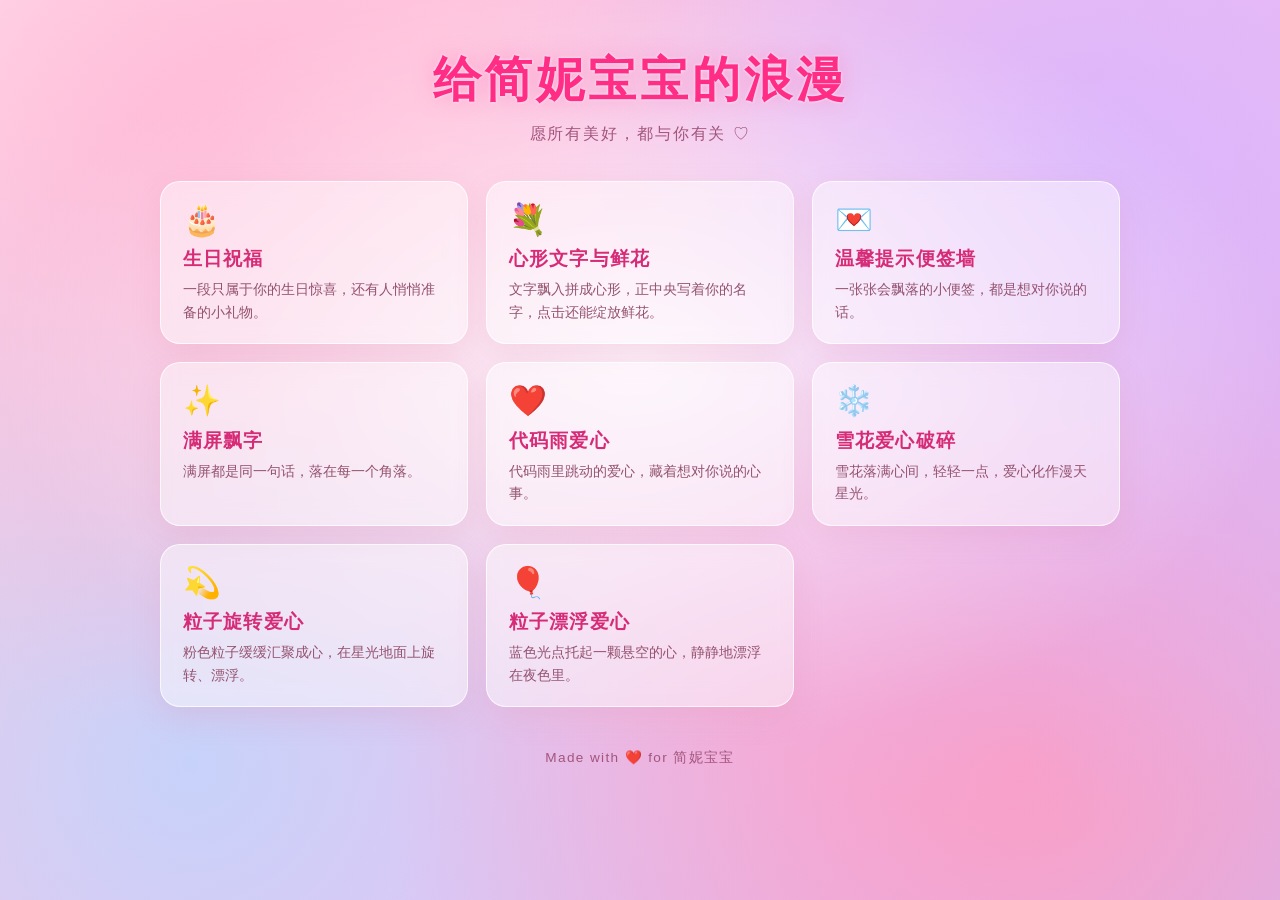
<file: index.html>
<!DOCTYPE html>
<html lang="zh-CN">
<head>
  <meta charset="UTF-8">
  <meta name="viewport" content="width=device-width, initial-scale=1.0">
  <title>给简妮宝宝的浪漫</title>
  <style>
    * { box-sizing: border-box; }

    body {
      margin: 0;
      min-height: 100vh;
      padding: 48px 16px 56px;
      display: flex;
      flex-direction: column;
      align-items: center;
      font-family: "PingFang SC", "Microsoft YaHei", "Noto Sans SC", sans-serif;
      color: #7a2a52;
      background:
        radial-gradient(ellipse 70% 60% at 50% 40%, rgba(255, 255, 255, 0.8) 0%, rgba(255, 255, 255, 0.25) 45%, rgba(255, 255, 255, 0) 72%),
        radial-gradient(circle at 18% 18%, rgba(255, 182, 213, 0.9) 0%, rgba(255, 182, 213, 0) 45%),
        radial-gradient(circle at 85% 20%, rgba(214, 180, 255, 0.85) 0%, rgba(214, 180, 255, 0) 50%),
        radial-gradient(circle at 80% 85%, rgba(255, 154, 190, 0.85) 0%, rgba(255, 154, 190, 0) 50%),
        radial-gradient(circle at 15% 85%, rgba(186, 214, 255, 0.8) 0%, rgba(186, 214, 255, 0) 50%),
        linear-gradient(135deg, #ffe4ee 0%, #ffc7e0 30%, #f4bdee 60%, #cdbbf8 100%);
      background-attachment: fixed;
    }

    header { text-align: center; margin-bottom: 36px; }

    h1 {
      margin: 0 0 12px;
      font-size: clamp(1.9rem, 5vw, 3rem);
      letter-spacing: 0.08em;
      color: #ff2d86;
      text-shadow: 0 0 3px rgba(255, 255, 255, 0.95), 0 0 22px rgba(255, 105, 180, 0.45);
    }

    header p {
      margin: 0;
      font-size: 0.98rem;
      color: #a3557c;
      letter-spacing: 0.12em;
    }

    .grid {
      width: 100%;
      max-width: 960px;
      display: grid;
      grid-template-columns: repeat(auto-fit, minmax(260px, 1fr));
      gap: 18px;
    }

    a.card {
      display: block;
      padding: 22px 22px 20px;
      border-radius: 20px;
      text-decoration: none;
      color: inherit;
      background: rgba(255, 255, 255, 0.46);
      border: 1px solid rgba(255, 255, 255, 0.75);
      box-shadow: 0 10px 30px rgba(219, 112, 147, 0.16);
      backdrop-filter: blur(10px);
      -webkit-backdrop-filter: blur(10px);
      transition: transform 0.25s ease, box-shadow 0.25s ease, background 0.25s ease;
    }

    a.card:hover {
      transform: translateY(-5px);
      background: rgba(255, 255, 255, 0.62);
      box-shadow: 0 16px 36px rgba(219, 112, 147, 0.28);
    }

    .emoji { font-size: 1.9rem; line-height: 1; }

    .card h2 {
      margin: 12px 0 6px;
      font-size: 1.18rem;
      color: #d62c77;
      letter-spacing: 0.06em;
    }

    .card p {
      margin: 0;
      font-size: 0.88rem;
      line-height: 1.6;
      color: #94526f;
    }

    footer {
      margin-top: 42px;
      font-size: 0.85rem;
      color: #a3557c;
      letter-spacing: 0.1em;
    }
  </style>
</head>

<body>
  <header>
    <h1>给简妮宝宝的浪漫</h1>
    <p>愿所有美好，都与你有关 ♡</p>
  </header>

  <main class="grid">
    <a class="card" href="HappyBirthday/index.html">
      <div class="emoji">🎂</div>
      <h2>生日祝福</h2>
      <p>一段只属于你的生日惊喜，还有人悄悄准备的小礼物。</p>
    </a>

    <a class="card" href="love1.html">
      <div class="emoji">💐</div>
      <h2>心形文字与鲜花</h2>
      <p>文字飘入拼成心形，正中央写着你的名字，点击还能绽放鲜花。</p>
    </a>

    <a class="card" href="love2.html">
      <div class="emoji">💌</div>
      <h2>温馨提示便签墙</h2>
      <p>一张张会飘落的小便签，都是想对你说的话。</p>
    </a>

    <a class="card" href="love3.html">
      <div class="emoji">✨</div>
      <h2>满屏飘字</h2>
      <p>满屏都是同一句话，落在每一个角落。</p>
    </a>

    <a class="card" href="love4.html">
      <div class="emoji">❤️</div>
      <h2>代码雨爱心</h2>
      <p>代码雨里跳动的爱心，藏着想对你说的心事。</p>
    </a>

    <a class="card" href="%E9%9B%AA%E8%8A%B1%E7%88%B1%E5%BF%83%E7%A0%B4%E7%A2%8E.html">
      <div class="emoji">❄️</div>
      <h2>雪花爱心破碎</h2>
      <p>雪花落满心间，轻轻一点，爱心化作漫天星光。</p>
    </a>

    <a class="card" href="hearts/rotate.html">
      <div class="emoji">💫</div>
      <h2>粒子旋转爱心</h2>
      <p>粉色粒子缓缓汇聚成心，在星光地面上旋转、漂浮。</p>
    </a>

    <a class="card" href="hearts/float.html">
      <div class="emoji">🎈</div>
      <h2>粒子漂浮爱心</h2>
      <p>蓝色光点托起一颗悬空的心，静静地漂浮在夜色里。</p>
    </a>
  </main>

  <footer>Made with ❤️ for 简妮宝宝</footer>
</body>
</html>
</file>
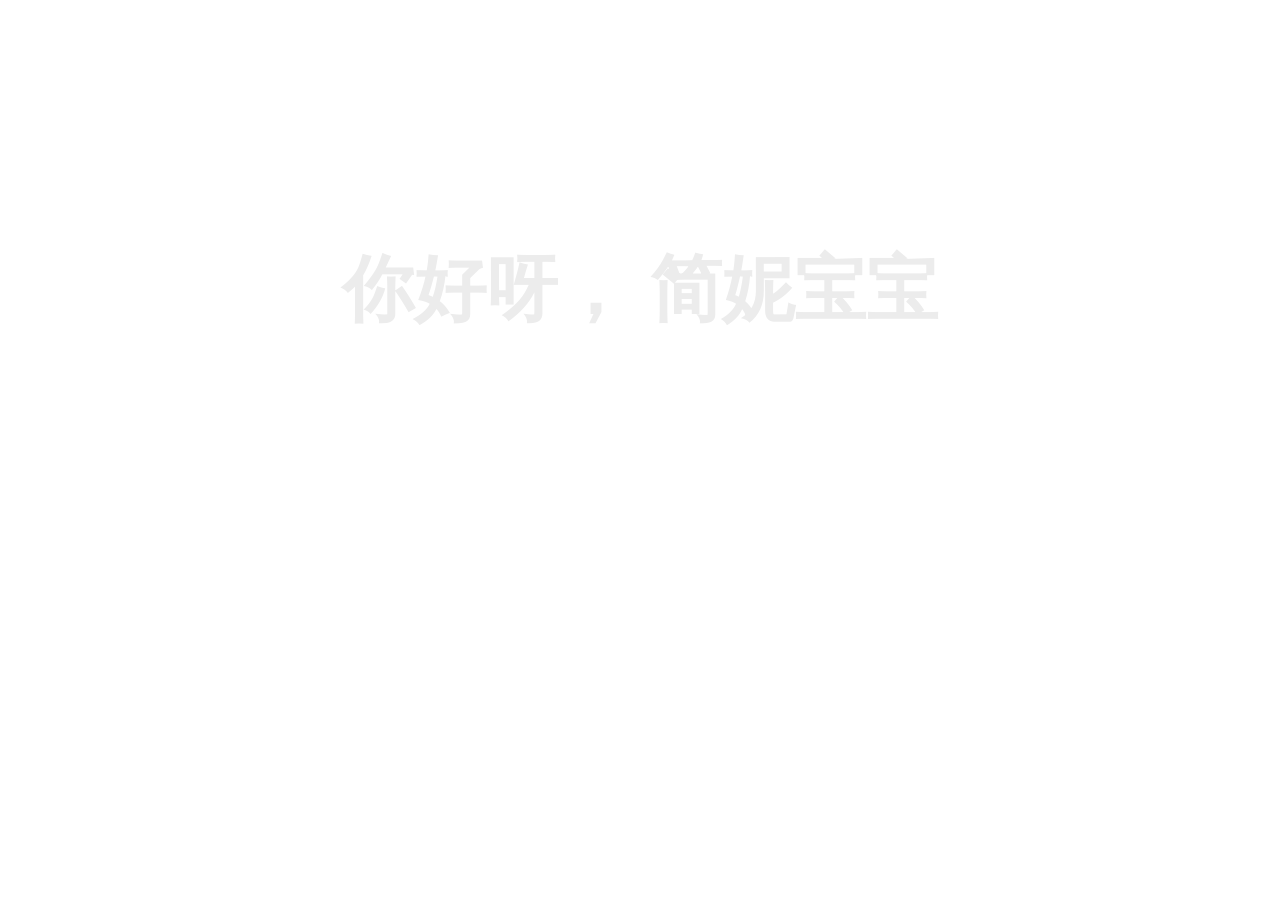
<file: HappyBirthday/index.html>
<!DOCTYPE html>
<html lang="en">
<head>
    <meta charset="UTF-8">
    <title>Happy Birthday To 简妮宝宝</title>
    <link rel="shortcut icon" type="image/png" href="img/favicon.png"/>
    <link rel="stylesheet" href="style/index.css">
</head>

<body>
<div class="background">
    <div class="info">
        <img src="img/background.jpg" alt="background.jpg">
        <div class="left-box"></div>
        <div class="right-box"></div>
        <div class="time">
            <h2 class="title">距离 简妮宝宝 的生日还有</h2>
            <div class="time-box">
                <div class="days">
                    <p class="day">00</p>
                    <span class="text">days</span>
                </div>
                <div class="hours">
                    <p class="hour">00</p>
                    <span class="text">hours</span>
                </div>
                <div class="min">
                    <p class="min">00</p>
                    <span class="text">min</span>
                </div>
                <div class="sec">
                    <p class="sec">00</p>
                    <span class="text">sec</span>
                </div>
            </div>
            <p class="sub-title">这个网页由 ZSX 专门为 简妮宝宝 制作。</p>
            <p class="sub-title">用来庆祝和纪念她的生日。</p>
            <p class="sub-title tips"></p>
        </div>
    </div>
</div>
</body>

<script src="script/jquery-3.2.1.min.js"></script>
<script src="script/index.js"></script>
</html>
</file>
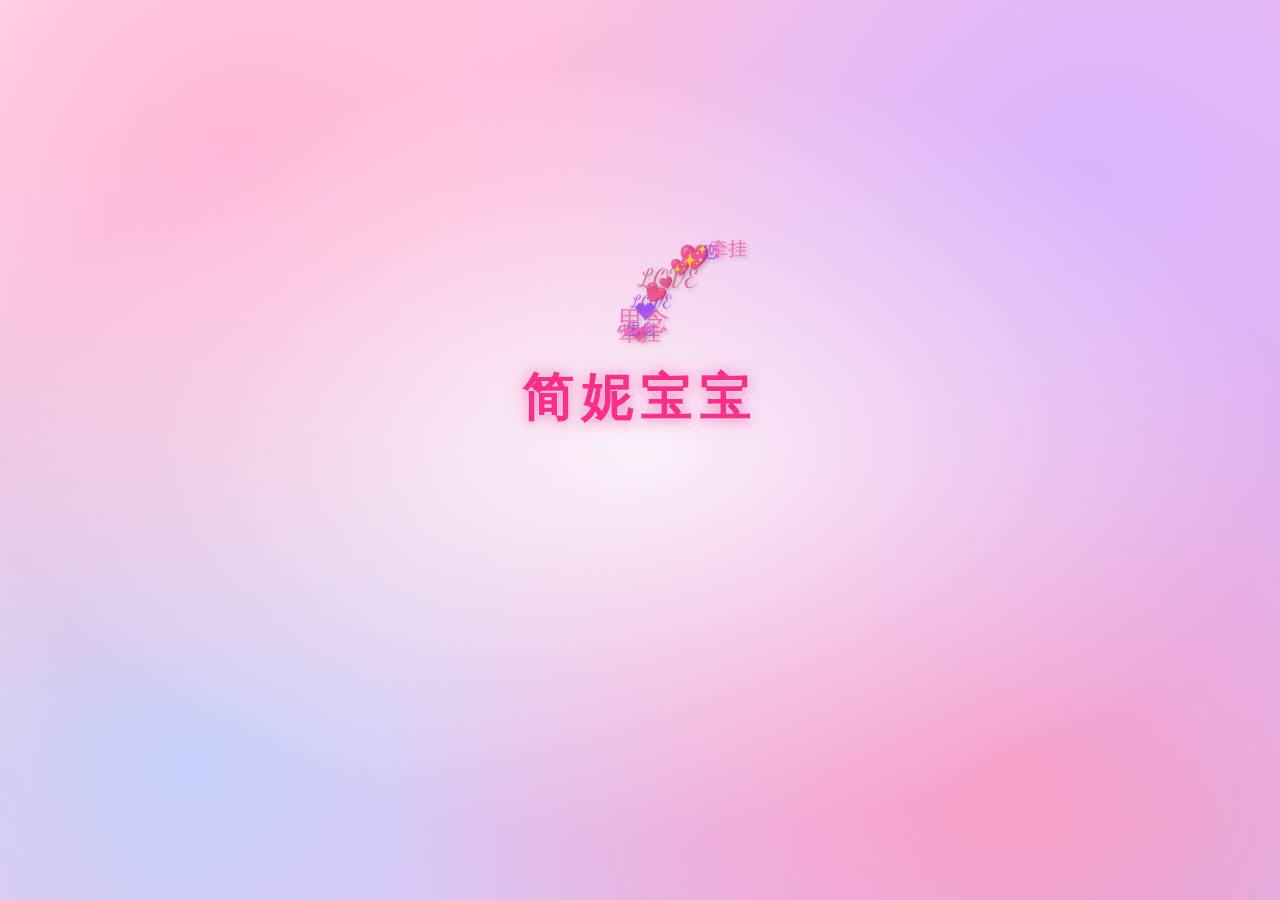
<file: love1.html>
<!DOCTYPE html>
<html lang="zh-CN">
<head>
  <meta charset="UTF-8">
  <meta name="viewport" content="width=device-width, initial-scale=1.0">
  <title>心形文字与鲜花爆炸效果</title>
  <link href="assets/tailwind.css" rel="stylesheet">
  <link href="assets/fa/css/font-awesome.min.css" rel="stylesheet">
  
  <!-- 引入浪漫风格字体 -->
  <link href="assets/dancing.css" rel="stylesheet">

  <style>
    /* 浪漫渐变背景 */
    body {
      background:
        radial-gradient(ellipse 70% 60% at 50% 50%, rgba(255, 255, 255, 0.78) 0%, rgba(255, 255, 255, 0.25) 45%, rgba(255, 255, 255, 0) 72%),
        radial-gradient(circle at 18% 18%, rgba(255, 182, 213, 0.9) 0%, rgba(255, 182, 213, 0) 45%),
        radial-gradient(circle at 85% 20%, rgba(214, 180, 255, 0.85) 0%, rgba(214, 180, 255, 0) 50%),
        radial-gradient(circle at 80% 85%, rgba(255, 154, 190, 0.85) 0%, rgba(255, 154, 190, 0) 50%),
        radial-gradient(circle at 15% 85%, rgba(186, 214, 255, 0.8) 0%, rgba(186, 214, 255, 0) 50%),
        linear-gradient(135deg, #ffe4ee 0%, #ffc7e0 30%, #f4bdee 60%, #cdbbf8 100%);
      background-attachment: fixed;
    }

    /* 心形中央的名字 */
    #centerName {
      position: absolute;
      inset: 0;
      display: flex;
      align-items: center;
      justify-content: center;
      pointer-events: none;
      z-index: 10;
      font-family: "PingFang SC", "Microsoft YaHei", "Noto Sans SC", sans-serif;
      font-size: clamp(1.8rem, 5vw, 3.2rem);
      font-weight: 700;
      letter-spacing: 0.16em;
      color: #ff2d86;
      text-shadow: 0 0 3px rgba(255, 255, 255, 0.95), 0 0 18px rgba(255, 105, 180, 0.6), 0 2px 10px rgba(219, 112, 147, 0.4);
      opacity: 0;
      animation: nameIn 1.6s ease 4.8s forwards, namePulse 3s ease-in-out 6.4s infinite;
    }

    @keyframes nameIn {
      from { opacity: 0; transform: translateY(12px) scale(0.9); }
      to   { opacity: 1; transform: translateY(0) scale(1); }
    }

    @keyframes namePulse {
      0%, 100% { transform: scale(1); }
      50%      { transform: scale(1.05); }
    }
  </style>
</head>

<body class="min-h-screen overflow-hidden flex flex-col items-center justify-center">
  <!-- 页面标题 -->
  <h1 class="text-[clamp(2rem,5vw,3.5rem)] font-romantic text-love-dark font-bold mb-8 text-shadow opacity-0 transition-opacity duration-1000" id="pageTitle">
    
  </h1>
  
  <!-- 主容器 -->
  <div class="relative w-full h-[70vh] max-w-3xl mx-auto">
    <!-- 心形将在这里由文字组成 -->
    <div id="heartContainer" class="absolute inset-0"></div>
    
    <!-- 鲜花将在这里爆炸展示 -->
    <div id="flowerContainer" class="absolute inset-0 pointer-events-none"></div>

    <!-- 心形中央的名字 -->
    <div id="centerName">简妮宝宝</div>
  </div>
  
  <!-- 控制按钮 -->
  <button id="explodeBtn" class="mt-8 px-8 py-3 bg-love text-white rounded-full text-lg font-romantic transform transition-all duration-300 hover:bg-love-dark hover:scale-105 opacity-0 invisible" onclick="explodeHeart()">
    <i class="fa fa-bomb mr-2"></i>绽放爱意
  </button>
  
  <!-- 重置按钮 -->
  <button id="resetBtn" class="mt-4 px-6 py-2 bg-gray-200 text-gray-700 rounded-full text-sm font-romantic transform transition-all duration-300 hover:bg-gray-300 hover:scale-105 opacity-0 invisible" onclick="resetAnimation()">
    <i class="fa fa-refresh mr-1"></i>再来一次
  </button>

  <script>
    // 文字内容 - 可以根据需要修改
    const loveTexts = ['爱', '❤', 'LOVE', '恋', '💖', '喜欢', '💕', '思念', '💘', '牵挂'];
    
    // 鲜花图片集合
    const flowerImages = [
      'assets/flowers/152.jpg',
      'assets/flowers/106.jpg',
      'assets/flowers/118.jpg',
      'assets/flowers/116.jpg',
      'assets/flowers/132.jpg',
      'assets/flowers/145.jpg',
      'assets/flowers/152.jpg',
      'assets/flowers/181.jpg'
    ];
    
    // 心形参数
    const heartParams = {
      size: 200,       // 心形大小
      points: 80,      // 点的数量
      centerX: 0,      // 中心X坐标
      centerY: 0,      // 中心Y坐标
      textElements: [] // 文字元素数组
    };
    
    // DOM元素
    const heartContainer = document.getElementById('heartContainer');
    const flowerContainer = document.getElementById('flowerContainer');
    const explodeBtn = document.getElementById('explodeBtn');
    const resetBtn = document.getElementById('resetBtn');
    const pageTitle = document.getElementById('pageTitle');
    
    // 初始化
    window.addEventListener('DOMContentLoaded', () => {
      // 设置心形中心位置
      heartParams.centerX = heartContainer.offsetWidth / 2;
      heartParams.centerY = heartContainer.offsetHeight / 2;
      // 窄屏时按容器宽度缩小爱心，避免左右被裁掉
      heartParams.size = Math.min(200, heartContainer.offsetWidth * 0.42);
      
      // 显示标题
      setTimeout(() => {
        pageTitle.classList.remove('opacity-0');
      }, 500);
      
      // 创建心形文字
      createHeartText();
    });
    
    // 创建心形文字
    function createHeartText() {
      // 清空容器
      heartContainer.innerHTML = '';
      heartParams.textElements = [];
      
      // 生成心形上的点
      for (let i = 0; i < heartParams.points; i++) {
        // 角度从0到2π
        const t = (i / heartParams.points) * Math.PI * 2;
        
        // 心形曲线参数方程
        const x = 16 * Math.pow(Math.sin(t), 3);
        const y = 13 * Math.cos(t) - 5 * Math.cos(2*t) - 2 * Math.cos(3*t) - Math.cos(4*t);
        
        // 计算实际位置并缩放
        const posX = heartParams.centerX + x * (heartParams.size / 16);
        const posY = heartParams.centerY - y * (heartParams.size / 16); // 负号是因为Y轴向下
        
        // 创建文字元素
        const textEl = document.createElement('div');
        const text = loveTexts[Math.floor(Math.random() * loveTexts.length)];
        
        // 随机样式
        const fontSize = Math.random() * 12 + 14; // 14-26px
        const colorIndex = Math.floor(Math.random() * 3);
        const colors = ['text-love', 'text-love-dark', 'text-purple-500'];
        
        textEl.className = `absolute transition-all duration-1000 ease-out font-romantic ${colors[colorIndex]} text-shadow`;
        textEl.style.fontSize = `${fontSize}px`;
        textEl.style.left = `${posX}px`;
        textEl.style.top = `${posY}px`;
        textEl.style.transform = 'translate(-50%, -50%)';
        textEl.style.opacity = '0';
        textEl.textContent = text;
        
        heartContainer.appendChild(textEl);
        heartParams.textElements.push({
          element: textEl,
          targetX: posX,
          targetY: posY
        });
      }
      
      // 让文字"飘"到指定位置形成心形
      animateTextIntoHeart();
    }
    
    // 动画：文字飘入形成心形
    function animateTextIntoHeart() {
      const containerRect = heartContainer.getBoundingClientRect();
      
      heartParams.textElements.forEach((item, index) => {
        // 随机起点（从容器边缘飘入）
        const startPos = Math.random() * 4; // 0-3 代表四个方向
        let startX, startY;
        
        switch (Math.floor(startPos)) {
          case 0: // 顶部
            startX = Math.random() * containerRect.width;
            startY = -50;
            break;
          case 1: // 右侧
            startX = containerRect.width + 50;
            startY = Math.random() * containerRect.height;
            break;
          case 2: // 底部
            startX = Math.random() * containerRect.width;
            startY = containerRect.height + 50;
            break;
          case 3: // 左侧
            startX = -50;
            startY = Math.random() * containerRect.height;
            break;
        }
        
        // 设置初始位置
        item.element.style.left = `${startX}px`;
        item.element.style.top = `${startY}px`;
        item.element.style.opacity = '0';
        
        // 延迟动画，创造依次飘入的效果
        setTimeout(() => {
          // 动画到目标位置
          item.element.style.left = `${item.targetX}px`;
          item.element.style.top = `${item.targetY}px`;
          item.element.style.opacity = '1';
          
          // 最后一个元素到位后显示爆炸按钮
          if (index === heartParams.textElements.length - 1) {
            setTimeout(() => {
              explodeBtn.classList.remove('opacity-0', 'invisible');
              explodeBtn.classList.add('opacity-100', 'visible');
            }, 1000);
          }
        }, index * 50 + 500); // 错开时间
      });
    }
    
    // 爆炸效果：心形变成满屏鲜花
    function explodeHeart() {
      // 隐藏爆炸按钮
      explodeBtn.classList.add('opacity-0');
      setTimeout(() => {
        explodeBtn.classList.add('invisible');
      }, 300);
      
      // 文字元素爆炸消失
      heartParams.textElements.forEach((item, index) => {
        setTimeout(() => {
          // 随机方向的爆炸效果
          const angle = Math.random() * Math.PI * 2;
          const distance = Math.random() * 300 + 100;
          const explodeX = Math.cos(angle) * distance;
          const explodeY = Math.sin(angle) * distance;
          
          item.element.style.transform = `translate(-50%, -50%) translate(${explodeX}px, ${explodeY}px)`;
          item.element.style.opacity = '0';
          item.element.style.transition = 'all 0.8s cubic-bezier(0.17, 0.67, 0.83, 0.67)';
          
          // 创建对应的鲜花
          createFlower(item.targetX, item.targetY, angle, distance);
        }, index * 30); // 错开爆炸时间
      });
      
      // 显示重置按钮
      setTimeout(() => {
        resetBtn.classList.remove('opacity-0', 'invisible');
        resetBtn.classList.add('opacity-100', 'visible');
      }, 1500);
    }
    
    // 创建鲜花元素
    function createFlower(x, y, angle, distance) {
      const flower = document.createElement('div');
      flower.className = 'petal';
      
      // 随机选择鲜花图片
      const imgSrc = flowerImages[Math.floor(Math.random() * flowerImages.length)];
      flower.style.backgroundImage = `url(${imgSrc})`;
      
      // 随机大小
      const size = Math.random() * 40 + 30; // 30-70px
      flower.style.width = `${size}px`;
      flower.style.height = `${size}px`;
      
      // 位置设置（与文字相同的起点）
      flower.style.left = `${x}px`;
      flower.style.top = `${y}px`;
      flower.style.transform = 'translate(-50%, -50%)';
      
      flowerContainer.appendChild(flower);
      
      // 鲜花爆炸动画
      setTimeout(() => {
        flower.style.opacity = '1';
        flower.style.transform = `translate(-50%, -50%) translate(${Math.cos(angle) * distance * 0.8}px, ${Math.sin(angle) * distance * 0.8}px) rotate(${Math.random() * 360}deg)`;
        flower.style.transition = `all 1.2s cubic-bezier(0.18, 0.89, 0.32, 1.28)`;
        
        // 轻微浮动效果
        setTimeout(() => {
          flower.classList.add('float-animation');
        }, 1200);
      }, 50);
    }
    
    // 重置动画
    function resetAnimation() {
      // 隐藏重置按钮
      resetBtn.classList.add('opacity-0');
      setTimeout(() => {
        resetBtn.classList.add('invisible');
      }, 300);
      
      // 清除鲜花
      flowerContainer.innerHTML = '';
      
      // 重新创建心形文字
      setTimeout(() => {
        createHeartText();
      }, 500);
    }
  </script>
</body>
</html>
</file>
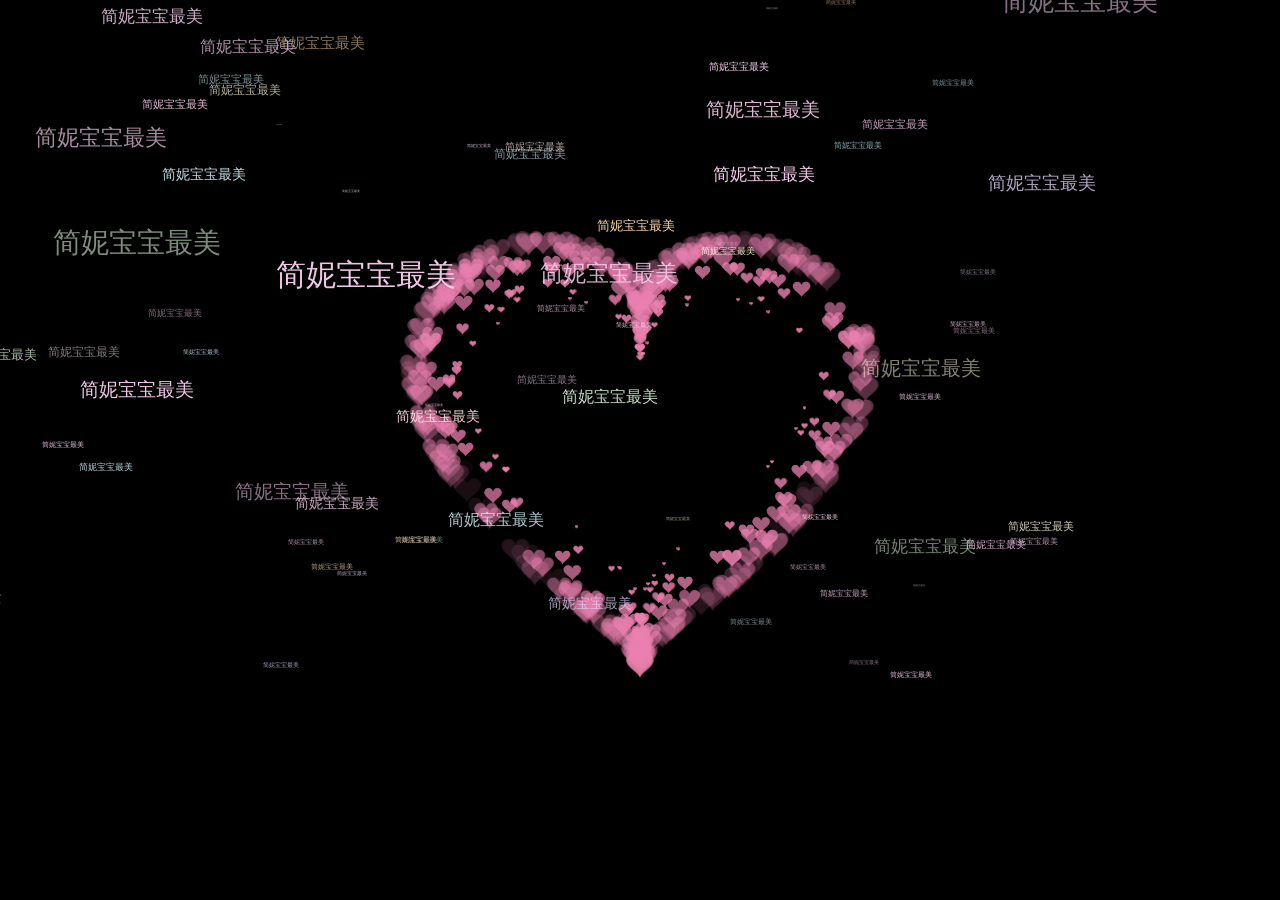
<file: love3.html>
<!DOCTYPE html>

<html>

<head>
    <meta http-equiv="Content-Type" content="text/html; charset=UTF-8">
    <meta name="Keywords" content="爱心代码，程序员表白">
    <meta name="Description" content="爱心代码，HTML文件">
    <!--     https://github.com/heshuyue/love-code -->
    <title>I love you</title>
    <style type="text/css">
        body {
            margin: 0;
            overflow: hidden;
            background: #000;
        }

        canvas {
            position: absolute;
            width: 100%;
            height: 100%;
        }

        #pinkboard {
            animation: anim 1.5s ease-in-out infinite;
            -webkit-animation: anim 1.5s ease-in-out infinite;
            -o-animation: anim 1.5s ease-in-out infinite;
            -moz-animation: anim 1.5s ease-in-out infinite;
        }

        @keyframes anim {
            0% {
                transform: scale(0.8);
            }

            25% {
                transform: scale(0.7);
            }

            50% {
                transform: scale(1);
            }

            75% {
                transform: scale(0.7);
            }

            100% {
                transform: scale(0.8);
            }
        }

        @-webkit-keyframes anim {
            0% {
                -webkit-transform: scale(0.8);
            }

            25% {
                -webkit-transform: scale(0.7);
            }

            50% {
                -webkit-transform: scale(1);
            }

            75% {
                -webkit-transform: scale(0.7);
            }

            100% {
                -webkit-transform: scale(0.8);
            }
        }

        @-o-keyframes anim {
            0% {
                -o-transform: scale(0.8);
            }

            25% {
                -o-transform: scale(0.7);
            }

            50% {
                -o-transform: scale(1);
            }

            75% {
                -o-transform: scale(0.7);
            }

            100% {
                -o-transform: scale(0.8);
            }
        }

        @-moz-keyframes anim {
            0% {
                -moz-transform: scale(0.8);
            }

            25% {
                -moz-transform: scale(0.7);
            }

            50% {
                -moz-transform: scale(1);
            }

            75% {
                -moz-transform: scale(0.7);
            }

            100% {
                -moz-transform: scale(0.8);
            }
        }

        #name {
            position: absolute;
            top: 50%;
            left: 50%;
            transform: translate(-50%, -50%);
            margin-top: -20px;
            font-size: 46px;
            color: #ea80b0;
        }
    </style>
</head>

<body>
    <canvas id="pinkboard" width="1920" height="947"></canvas>

    <canvas id="canvas" width="1920" height="947"></canvas>

    <script type="text/javascript">
        const colors = [
				'#ffe0e3',
				'#c7f0ff',
				'#ffd8a8',
				'#d9f2d9',
				'#e5d7ff',
				'#f9f7d9',
				'#d2f0f8',
				'#ffd4f5'
        ]; //用来设置的颜色
        var canvas = document.getElementById("canvas");
        var ctx = canvas.getContext("2d");
        let count = 1;

        var ww = window.innerWidth;
        var wh = window.innerHeight;

        var hearts = [];

        function init() {
            requestAnimationFrame(render);
            canvas.width = ww;
            canvas.height = wh;
            for (var i = 0; i < 100; i++) {
                hearts.push(new Heart());
            }
        }

        function Heart() {
            this.x = Math.random() * ww;
            this.y = Math.random() * wh;
            this.opacity = Math.random() * 0.5 + 0.5;
            this.vel = {
                x: (Math.random() - 0.5) * 4,
                y: (Math.random() - 0.5) * 4,
            };
            this.targetScale = Math.random() * 0.15 + 0.02;
            this.scale = this.targetScale * Math.random();
        }

        Heart.prototype.update = function (i) {
            this.x += this.vel.x;
            this.y += this.vel.y;

            this.scale += (this.targetScale - this.scale) * 0.01;
            if (this.x - this.width > ww || this.x + this.width < 0) {
                this.scale = 0;
                this.x = Math.random() * ww;
            }
            if (this.y - this.height > wh || this.y + this.height < 0) {
                this.scale = 0;
                this.y = Math.random() * wh;
            }
            this.width = 473.8;
            this.height = 408.6;
        };
        Heart.prototype.draw = function (i) {
            ctx.globalAlpha = this.opacity;
            ctx.font = `${180 * this.scale}px "微软雅黑"`;
            // ctx.font="20px";
            ctx.fillStyle = colors[i % 18];
            ctx.fillText(
                "简妮宝宝最美",
                this.x - this.width * 0.5,
                this.y - this.height * 0.5,
                this.width,
                this.height
            );

        };

        function render() {
            ctx.clearRect(0, 0, ww, wh);
            // ctx.globalAlpha = 1;
            // ctx.fillStyle = "rgba(255,255,255,0.3)";
            // ctx.fillRect(0, 0, ww, wh);
            for (var i = 0; i < 100; i++) {
                hearts[i].update(i);
                hearts[i].draw(i);
            }
            requestAnimationFrame(render);
        }
        init();

        window.addEventListener("resize", function () {
            ww = window.innerWidth;
            wh = window.innerHeight;
        });
    </script>
    <script>
        /*
         * Settings
         */
        var settings = {
            particles: {
                length: 500, // maximum amount of particles
                duration: 2, // particle duration in sec
                velocity: 100, // particle velocity in pixels/sec
                effect: -0.75, // play with this for a nice effect
                size: 30, // particle size in pixels
            },
        };

        /*
         * RequestAnimationFrame polyfill by Erik M?ller
         */
        (function () {
            var b = 0;
            var c = ["ms", "moz", "webkit", "o"];
            for (var a = 0; a < c.length && !window.requestAnimationFrame; ++a) {
                window.requestAnimationFrame = window[c[a] + "RequestAnimationFrame"];
                window.cancelAnimationFrame =
                    window[c[a] + "CancelAnimationFrame"] ||
                    window[c[a] + "CancelRequestAnimationFrame"];
            }
            if (!window.requestAnimationFrame) {
                window.requestAnimationFrame = function (h, e) {
                    var d = new Date().getTime();
                    var f = Math.max(0, 16 - (d - b));
                    var g = window.setTimeout(function () {
                        h(d + f);
                    }, f);
                    b = d + f;
                    return g;
                };
            }
            if (!window.cancelAnimationFrame) {
                window.cancelAnimationFrame = function (d) {
                    clearTimeout(d);
                };
            }
        })();

        /*
         * Point class
         */
        var Point = (function () {
            function Point(x, y) {
                this.x = typeof x !== "undefined" ? x : 0;
                this.y = typeof y !== "undefined" ? y : 0;
            }
            Point.prototype.clone = function () {
                return new Point(this.x, this.y);
            };
            Point.prototype.length = function (length) {
                if (typeof length == "undefined")
                    return Math.sqrt(this.x * this.x + this.y * this.y);
                this.normalize();
                this.x *= length;
                this.y *= length;
                return this;
            };
            Point.prototype.normalize = function () {
                var length = this.length();
                this.x /= length;
                this.y /= length;
                return this;
            };
            return Point;
        })();

        /*
         * Particle class
         */

        var Particle = (function () {
            function Particle() {
                this.position = new Point();
                this.velocity = new Point();
                this.acceleration = new Point();
                this.age = 0;
            }
            Particle.prototype.initialize = function (x, y, dx, dy) {
                this.position.x = x;
                this.position.y = y;
                this.velocity.x = dx;
                this.velocity.y = dy;
                this.acceleration.x = dx * settings.particles.effect;
                this.acceleration.y = dy * settings.particles.effect;
                this.age = 0;
            };
            Particle.prototype.update = function (deltaTime) {
                this.position.x += this.velocity.x * deltaTime;
                this.position.y += this.velocity.y * deltaTime;
                this.velocity.x += this.acceleration.x * deltaTime;
                this.velocity.y += this.acceleration.y * deltaTime;
                this.age += deltaTime;
            };
            Particle.prototype.draw = function (context, image) {
                function ease(t) {
                    return --t * t * t + 1;
                }
                var size = image.width * ease(this.age / settings.particles.duration);
                context.globalAlpha = 1 - this.age / settings.particles.duration;
                context.drawImage(
                    image,
                    this.position.x - size / 2,
                    this.position.y - size / 2,
                    size,
                    size
                );
            };
            return Particle;
        })();

        /*
         * ParticlePool class
         */
        var ParticlePool = (function () {
            var particles,
                firstActive = 0,
                firstFree = 0,
                duration = settings.particles.duration;

            function ParticlePool(length) {
                // create and populate particle pool
                particles = new Array(length);
                for (var i = 0; i < particles.length; i++)
                    particles[i] = new Particle();
            }
            ParticlePool.prototype.add = function (x, y, dx, dy) {
                particles[firstFree].initialize(x, y, dx, dy);

                // handle circular queue
                firstFree++;
                if (firstFree == particles.length) firstFree = 0;
                if (firstActive == firstFree) firstActive++;
                if (firstActive == particles.length) firstActive = 0;
            };
            ParticlePool.prototype.update = function (deltaTime) {
                var i;

                // update active particles
                if (firstActive < firstFree) {
                    for (i = firstActive; i < firstFree; i++)
                        particles[i].update(deltaTime);
                }
                if (firstFree < firstActive) {
                    for (i = firstActive; i < particles.length; i++)
                        particles[i].update(deltaTime);
                    for (i = 0; i < firstFree; i++) particles[i].update(deltaTime);
                }

                // remove inactive particles
                while (
                    particles[firstActive].age >= duration &&
                    firstActive != firstFree
                ) {
                    firstActive++;
                    if (firstActive == particles.length) firstActive = 0;
                }
            };
            ParticlePool.prototype.draw = function (context, image) {
                // draw active particles
                if (firstActive < firstFree) {
                    for (i = firstActive; i < firstFree; i++)
                        particles[i].draw(context, image);
                }
                if (firstFree < firstActive) {
                    for (i = firstActive; i < particles.length; i++)
                        particles[i].draw(context, image);
                    for (i = 0; i < firstFree; i++) particles[i].draw(context, image);
                }
            };
            return ParticlePool;
        })();

        /*
         * Putting it all together
         */
        (function (canvas) {
            var context = canvas.getContext("2d"),
                particles = new ParticlePool(settings.particles.length),
                particleRate =
                    settings.particles.length / settings.particles.duration, // particles/sec
                time;

            // get point on heart with -PI <= t <= PI
            function pointOnHeart(t) {
                return new Point(
                    160 * Math.pow(Math.sin(t), 3),
                    130 * Math.cos(t) -
                    50 * Math.cos(2 * t) -
                    20 * Math.cos(3 * t) -
                    10 * Math.cos(4 * t) +
                    25
                );
            }

            // creating the particle image using a dummy canvas
            var image = (function () {
                var canvas = document.createElement("canvas"),
                    context = canvas.getContext("2d");
                canvas.width = settings.particles.size;
                canvas.height = settings.particles.size;
                // helper function to create the path
                function to(t) {
                    var point = pointOnHeart(t);
                    point.x =
                        settings.particles.size / 2 +
                        (point.x * settings.particles.size) / 350;
                    point.y =
                        settings.particles.size / 2 -
                        (point.y * settings.particles.size) / 350;
                    return point;
                }
                // create the path
                context.beginPath();
                var t = -Math.PI;
                var point = to(t);
                context.moveTo(point.x, point.y);
                while (t < Math.PI) {
                    t += 0.01; // baby steps!
                    point = to(t);
                    context.lineTo(point.x, point.y);
                }
                context.closePath();
                // create the fill
                context.fillStyle = "#ea80b0";
                context.fill();
                // create the image
                var image = new Image();
                image.src = canvas.toDataURL();
                return image;
            })();

            // render that thing!
            function render() {
                // next animation frame
                requestAnimationFrame(render);

                // update time
                var newTime = new Date().getTime() / 1000,
                    deltaTime = newTime - (time || newTime);
                time = newTime;

                // clear canvas
                context.clearRect(0, 0, canvas.width, canvas.height);

                // create new particles
                var amount = particleRate * deltaTime;
                for (var i = 0; i < amount; i++) {
                    var pos = pointOnHeart(Math.PI - 2 * Math.PI * Math.random());
                    var dir = pos.clone().length(settings.particles.velocity);
                    particles.add(
                        canvas.width / 2 + pos.x,
                        canvas.height / 2 - pos.y,
                        dir.x,
                        -dir.y
                    );
                }

                // update and draw particles
                particles.update(deltaTime);
                particles.draw(context, image);
            }

            // handle (re-)sizing of the canvas
            function onResize() {
                canvas.width = canvas.clientWidth;
                canvas.height = canvas.clientHeight;
            }
            window.onresize = onResize;

            // delay rendering bootstrap
            setTimeout(function () {
                onResize();
                render();
            }, 10);
        })(document.getElementById("pinkboard"));

    </script>


</body>

</html>
</file>
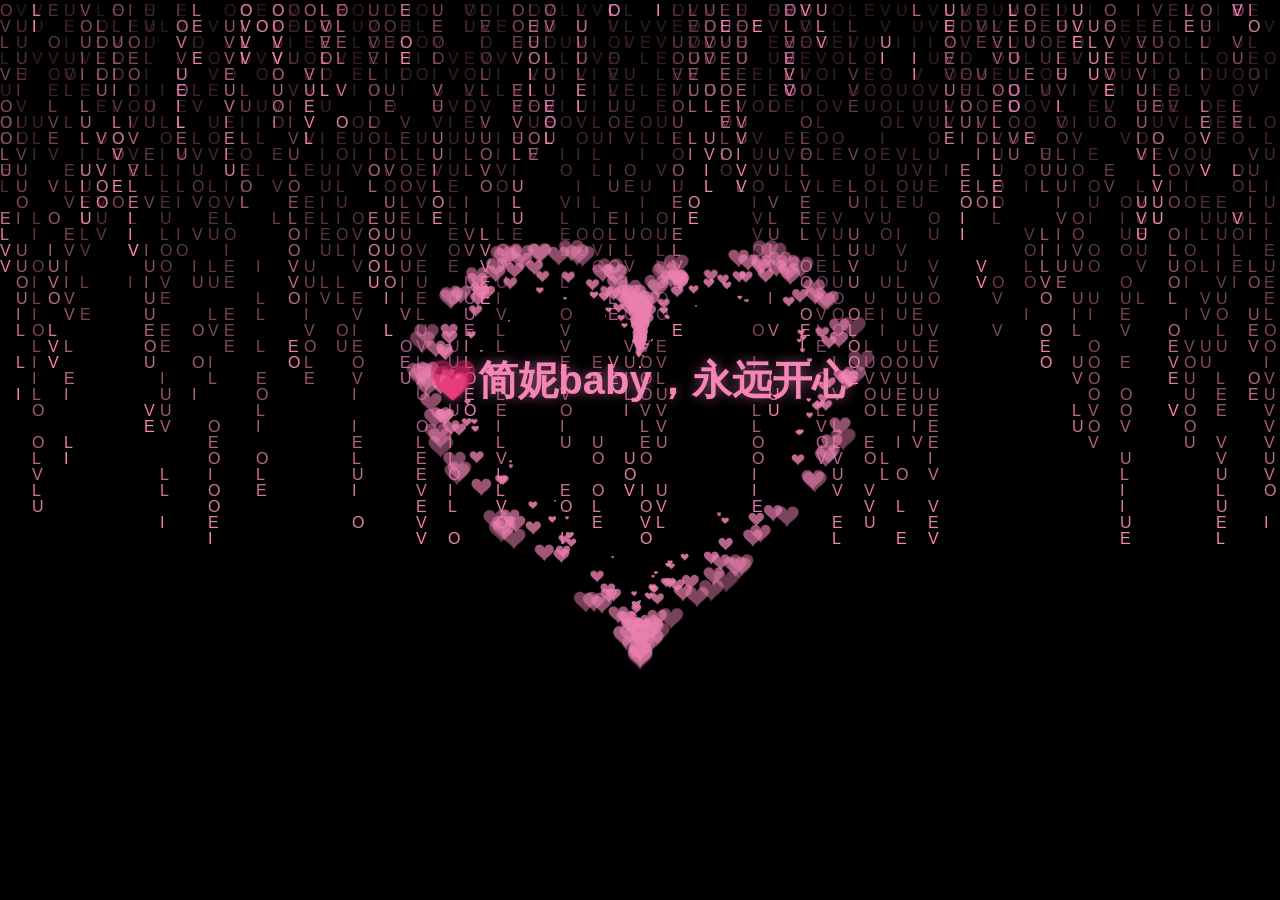
<file: love4.html>
<!DOCTYPE html>
<html>
<meta http-equiv="Content-Type" content="text/html; charset=utf-8" />

<head>
    <title>I love you</title>
    <meta name="Keywords" content="爱心代码，程序员表白">
    <meta name="Description" content="爱心代码，HTML文件">
    <!--     https://github.com/he-weilai/love-code -->
</head>

<body> <canvas id="canvas"></canvas>
    <style type="text/css">
        body {
            margin: 0;
            padding: 0;
            overflow: hidden;
        }
    </style>
    <script type="text/javascript">
        var canvas = document.getElementById('canvas');
        var ctx = canvas.getContext('2d');


        canvas.height = window.innerHeight;
        canvas.width = window.innerWidth;

        var texts = 'I LOVE U'.split('');

        var fontSize = 16;
        var columns = canvas.width / fontSize;
        // 用于计算输出文字时坐标，所以长度即为列数
        var drops = [];
        //初始值
        for (var x = 0; x < columns; x++) {
            drops[x] = 1;
        }

        function draw() {
            //让背景逐渐由透明到不透明
            ctx.fillStyle = 'rgba(0, 0, 0, 0.05)';
            ctx.fillRect(0, 0, canvas.width, canvas.height);
            //文字颜色
            ctx.fillStyle = '#f584b7';
            ctx.font = fontSize + 'px arial';
            //逐行输出文字
            for (var i = 0; i < drops.length; i++) {
                var text = texts[Math.floor(Math.random() * texts.length)];
                ctx.fillText(text, i * fontSize, drops[i] * fontSize);

                if (drops[i] * fontSize > canvas.height || Math.random() > 0.95) {
                    drops[i] = 0;
                }

                drops[i]++;
            }
        }
        setInterval(draw, 33);
    </script>
</body>

</html>
<!DOCTYPE HTML PUBLIC "-//W3C//DTD HTML 4.0 Transitional//EN">
<HTML>

<HEAD>
    <TITLE> love</TITLE>
    <meta http-equiv="Content-Type" content="text/html; charset=utf-8" />
    <META NAME="Generator" CONTENT="EditPlus">
    <META NAME="Author" CONTENT="">
    <META NAME="Keywords" CONTENT="">
    <META NAME="Description" CONTENT="">
    <meta charset="UTF-8">
    <style>
        html,
        body {
            height: 100%;
            padding: 0;
            margin: 0;
            background: rgb(0, 0, 0);
        }

        canvas {
            position: absolute;
            width: 100%;
            height: 100%;
        }

        #child {
            position: fixed;
            top: 50%;
            left: 50%;
            transform: translate(-50%, -50%);
            z-index: 2;
        }

        h4 {
            margin: 0;
            font-family: "STKaiti", "KaiTi", "PingFang SC", "Microsoft YaHei", sans-serif;
            font-size: clamp(22px, 5.5vw, 40px);
            color: #f584b7;
            position: relative;
            top: -70px;
            white-space: nowrap;
            text-shadow: 0 0 12px rgba(245, 132, 183, 0.55);
        }
    </style>
</head>

<body>
    <div id="child">
        <h4>💗简妮baby，永远开心</h4>
    </div>
    <!--这里写名字❤！！！-->
    <canvas id="pinkboard"></canvas>
    <!-- <canvas id= "canvas"></canvas>  -->
    <script>
        /*
       * Settings
       */
        var settings = {
            particles: {
                length: 500, // maximum amount of particles
                duration: 2, // particle duration in sec
                velocity: 100, // particle velocity in pixels/sec
                effect: -0.75, // play with this for a nice effect
                size: 30, // particle size in pixels
            },
        };

        /*
         * RequestAnimationFrame polyfill by Erik Möller
         */
        (function () { var b = 0; var c = ["ms", "moz", "webkit", "o"]; for (var a = 0; a < c.length && !window.requestAnimationFrame; ++a) { window.requestAnimationFrame = window[c[a] + "RequestAnimationFrame"]; window.cancelAnimationFrame = window[c[a] + "CancelAnimationFrame"] || window[c[a] + "CancelRequestAnimationFrame"] } if (!window.requestAnimationFrame) { window.requestAnimationFrame = function (h, e) { var d = new Date().getTime(); var f = Math.max(0, 16 - (d - b)); var g = window.setTimeout(function () { h(d + f) }, f); b = d + f; return g } } if (!window.cancelAnimationFrame) { window.cancelAnimationFrame = function (d) { clearTimeout(d) } } }());

        /*
         * Point class
         */
        var Point = (function () {
            function Point(x, y) {
                this.x = (typeof x !== 'undefined') ? x : 0;
                this.y = (typeof y !== 'undefined') ? y : 0;
            }
            Point.prototype.clone = function () {
                return new Point(this.x, this.y);
            };
            Point.prototype.length = function (length) {
                if (typeof length == 'undefined')
                    return Math.sqrt(this.x * this.x + this.y * this.y);
                this.normalize();
                this.x *= length;
                this.y *= length;
                return this;
            };
            Point.prototype.normalize = function () {
                var length = this.length();
                this.x /= length;
                this.y /= length;
                return this;
            };
            return Point;
        })();

        /*
         * Particle class
         */
        var Particle = (function () {
            function Particle() {
                this.position = new Point();
                this.velocity = new Point();
                this.acceleration = new Point();
                this.age = 0;
            }
            Particle.prototype.initialize = function (x, y, dx, dy) {
                this.position.x = x;
                this.position.y = y;
                this.velocity.x = dx;
                this.velocity.y = dy;
                this.acceleration.x = dx * settings.particles.effect;
                this.acceleration.y = dy * settings.particles.effect;
                this.age = 0;
            };
            Particle.prototype.update = function (deltaTime) {
                this.position.x += this.velocity.x * deltaTime;
                this.position.y += this.velocity.y * deltaTime;
                this.velocity.x += this.acceleration.x * deltaTime;
                this.velocity.y += this.acceleration.y * deltaTime;
                this.age += deltaTime;
            };
            Particle.prototype.draw = function (context, image) {
                function ease(t) {
                    return (--t) * t * t + 1;
                }
                var size = image.width * ease(this.age / settings.particles.duration);
                context.globalAlpha = 1 - this.age / settings.particles.duration;
                context.drawImage(image, this.position.x - size / 2, this.position.y - size / 2, size, size);
            };
            return Particle;
        })();

        /*
         * ParticlePool class
         */
        var ParticlePool = (function () {
            var particles,
                firstActive = 0,
                firstFree = 0,
                duration = settings.particles.duration;

            function ParticlePool(length) {
                // create and populate particle pool
                particles = new Array(length);
                for (var i = 0; i < particles.length; i++)
                    particles[i] = new Particle();
            }
            ParticlePool.prototype.add = function (x, y, dx, dy) {
                particles[firstFree].initialize(x, y, dx, dy);

                // handle circular queue
                firstFree++;
                if (firstFree == particles.length) firstFree = 0;
                if (firstActive == firstFree) firstActive++;
                if (firstActive == particles.length) firstActive = 0;
            };
            ParticlePool.prototype.update = function (deltaTime) {
                var i;

                // update active particles
                if (firstActive < firstFree) {
                    for (i = firstActive; i < firstFree; i++)
                        particles[i].update(deltaTime);
                }
                if (firstFree < firstActive) {
                    for (i = firstActive; i < particles.length; i++)
                        particles[i].update(deltaTime);
                    for (i = 0; i < firstFree; i++)
                        particles[i].update(deltaTime);
                }

                // remove inactive particles
                while (particles[firstActive].age >= duration && firstActive != firstFree) {
                    firstActive++;
                    if (firstActive == particles.length) firstActive = 0;
                }


            };
            ParticlePool.prototype.draw = function (context, image) {
                // draw active particles
                if (firstActive < firstFree) {
                    for (i = firstActive; i < firstFree; i++)
                        particles[i].draw(context, image);
                }
                if (firstFree < firstActive) {
                    for (i = firstActive; i < particles.length; i++)
                        particles[i].draw(context, image);
                    for (i = 0; i < firstFree; i++)
                        particles[i].draw(context, image);
                }
            };
            return ParticlePool;
        })();

        /*
         * Putting it all together
         */
        (function (canvas) {
            var context = canvas.getContext('2d'),
                particles = new ParticlePool(settings.particles.length),
                particleRate = settings.particles.length / settings.particles.duration, // particles/sec
                time;

            // get point on heart with -PI <= t <= PI
            function pointOnHeart(t) {
                return new Point(
                    160 * Math.pow(Math.sin(t), 3),
                    130 * Math.cos(t) - 50 * Math.cos(2 * t) - 20 * Math.cos(3 * t) - 10 * Math.cos(4 * t) + 25
                );
            }

            // creating the particle image using a dummy canvas
            var image = (function () {
                var canvas = document.createElement('canvas'),
                    context = canvas.getContext('2d');
                canvas.width = settings.particles.size;
                canvas.height = settings.particles.size;
                // helper function to create the path
                function to(t) {
                    var point = pointOnHeart(t);
                    point.x = settings.particles.size / 2 + point.x * settings.particles.size / 350;
                    point.y = settings.particles.size / 2 - point.y * settings.particles.size / 350;
                    return point;
                }
                // create the path
                context.beginPath();
                var t = -Math.PI;
                var point = to(t);
                context.moveTo(point.x, point.y);
                while (t < Math.PI) {
                    t += 0.01; // baby steps!
                    point = to(t);
                    context.lineTo(point.x, point.y);
                }
                context.closePath();
                // create the fill
                context.fillStyle = '#ea80b0';
                context.fill();
                // create the image
                var image = new Image();
                image.src = canvas.toDataURL();
                return image;
            })();

            // render that thing!
            function render() {
                // next animation frame
                requestAnimationFrame(render);

                // update time
                var newTime = new Date().getTime() / 1000,
                    deltaTime = newTime - (time || newTime);
                time = newTime;

                // clear canvas
                context.clearRect(0, 0, canvas.width, canvas.height);

                // create new particles
                var amount = particleRate * deltaTime;
                for (var i = 0; i < amount; i++) {
                    var pos = pointOnHeart(Math.PI - 2 * Math.PI * Math.random());
                    var dir = pos.clone().length(settings.particles.velocity);
                    particles.add(canvas.width / 2 + pos.x, canvas.height / 2 - pos.y, dir.x, -dir.y);
                }

                // update and draw particles
                particles.update(deltaTime);
                particles.draw(context, image);
            }

            // handle (re-)sizing of the canvas
            function onResize() {
                canvas.width = canvas.clientWidth;
                canvas.height = canvas.clientHeight;
            }
            window.onresize = onResize;

            // delay rendering bootstrap
            setTimeout(function () {
                onResize();
                render();
            }, 10);
        })(document.getElementById('pinkboard'));




    </script>

</BODY>
<!--                           
<audio controls>
  <source src="Alan Walker-Faded.mp3" type="audio/ogg">
  <source src="Alan Walker-Faded.mp3" type="audio/mpeg">
</audio >
     -->


</HTML>
</file>
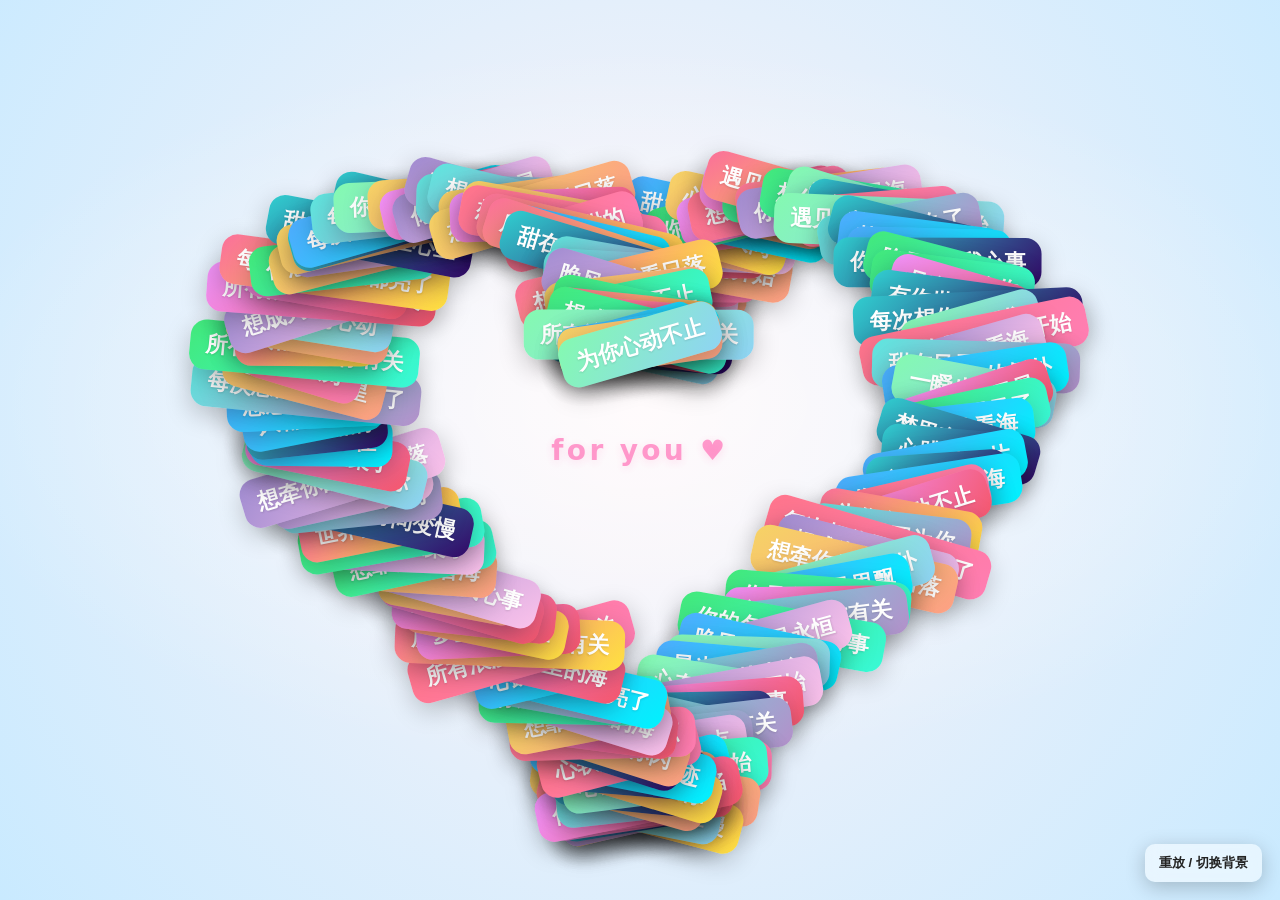
<file: 雪花爱心破碎.html>
<!DOCTYPE html>
<html lang="zh">
<head>
    <meta charset="UTF-8" />
    <meta name="viewport" content="width=device-width,initial-scale=1.0,maximum-scale=1.0,user-scalable=no" />
    <title>爱心~</title>
    <style>
        :root{ --glow-r1:10px; --glow-r2:22px; }
        html,body{
            height:100%;margin:0;overflow:hidden;
            font-family:"微软雅黑",system-ui,-apple-system,Segoe UI,Roboto,sans-serif;
            transition:background 1s;
            background:
                radial-gradient(1200px 600px at 50% 45%, rgba(255,255,255,.65), rgba(255,255,255,0) 60%),
                radial-gradient(circle at 50% 45%, #fff4f7 0%, #c9eaff 100%);
        }
        body.dark{
            background:
                radial-gradient(1200px 600px at 50% 45%, rgba(18,18,18,.8), rgba(0,0,0,0) 60%),
                radial-gradient(circle at 50% 45%, #121212 0%, #000000 100%);
            color:#eee;
        }
        body.dark.eco{ --glow-r1:6px; --glow-r2:14px; }

        .stage{position:relative;width:100%;height:100%;}

        .msg{
            position:absolute;left:50%;top:50%;
            padding:10px 16px;border-radius:16px;
            color:#fff;font-weight:700;
            font-size:clamp(14px,3vmin,22px);
            text-shadow:0 2px 8px rgba(0,0,0,.28);
            opacity:0;
            transform:translate(-50%,-50%) translate(var(--dx),var(--dy)) scale(.75) rotate(var(--rot));
            animation: flight var(--dur) cubic-bezier(.25,.7,.3,1) var(--delay) both;
            box-shadow:0 8px 26px rgba(0,0,0,.22);
            will-change: transform, opacity;
            background: var(--bg);
        }
        body.dark .msg{
            box-shadow:none;
            filter: drop-shadow(0 0 var(--glow-r1) var(--glow1, rgba(0,0,0,0)))
                    drop-shadow(0 0 var(--glow-r2) var(--glow2, rgba(0,0,0,0)));
        }

        @keyframes flight{
            0%{
                opacity:0;
                transform:translate(-50%,-50%) translate(var(--dx),var(--dy)) scale(.75) rotate(var(--rot));
            }
            18%{ opacity:1; }
            45%{
                transform:translate(-50%,-50%) translate(calc(var(--dx)*.2),calc(var(--dy)*.2)) scale(1.06);
            }
            70%{
                transform:translate(-50%,-50%) translate(calc(var(--dx)*1.15),calc(var(--dy)*1.15)) scale(.95) rotate(var(--rot));
            }
            88%{
                transform:translate(-50%,-50%) translate(calc(var(--heart-x)*.6),calc(var(--heart-y)*.6)) scale(.9) rotate(var(--heart-rot));
            }
            100%{
                opacity:1;
                transform:translate(-50%,-50%) translate(var(--heart-x),var(--heart-y)) scale(1) rotate(var(--heart-rot));
            }
        }

        .msg::before,.msg::after{
            content:''; position:absolute; left:50%; top:0;
            background:inherit;
            border-radius:50px 50px 0 0;
            width:22px; height:34px; opacity:0;
            transition:opacity .28s ease;
            transform-origin:0 100%; transform:rotate(-45deg); z-index:0;
        }
        .msg::after{
            left:0; transform-origin:100% 100%; transform:rotate(45deg);
        }
        .msg.heart-mode{ color:#fff; }
        .msg .text{ position:relative; z-index:1; }
        .msg.heart-mode::before,.msg.heart-mode::after{ opacity:1; }

        .msg.locked{
            animation:none;
            transform:translate(-50%,-50%) translate(var(--heart-x),var(--heart-y)) scale(1) rotate(var(--heart-rot));
            opacity:1;
        }
        .msg.locked.pulse{ animation:pulse 2.2s ease-in-out 1; }
        .msg.locked::before,.msg.locked::after{ display:none; }
        body.dark .msg.locked{ filter:none; }
        .msg.locked .text{ text-shadow:0 1px 2px rgba(0,0,0,.12); }

        @keyframes pulse{
            0%,100%{ transform:translate(-50%,-50%) translate(var(--heart-x),var(--heart-y)) scale(1); }
            50%   { transform:translate(-50%,-50%) translate(var(--heart-x),var(--heart-y)) scale(1.08); }
        }

        /* 爆炸动画（核心破碎效果） */
        .msg.burst{ animation: burst 1.4s cubic-bezier(.17,.6,.2,1) forwards; }
        @keyframes burst{
            0%{ opacity:1; transform:translate(-50%,-50%) translate(var(--heart-x),var(--heart-y)) scale(1); filter:blur(0); }
            70%{ opacity:.9; transform:translate(-50%,-50%) translate(calc(var(--heart-x) + var(--bx)*0.7), calc(var(--heart-y) + var(--by)*0.7)) scale(.9) rotate(var(--rot)); filter:blur(.3px); }
            100%{ opacity:0; transform:translate(-50%,-50%) translate(calc(var(--heart-x) + var(--bx)), calc(var(--heart-y) + var(--by))) scale(.7) rotate(var(--rot)); filter:blur(1px); }
        }

        .center-title{
            position:absolute; left:50%; top:50%; transform:translate(-50%,-50%);
            font-weight:800; letter-spacing:.12em;
            font-size:clamp(18px,4vmin,28px);
            color:rgba(255,105,180,.7); text-shadow:0 2px 10px rgba(255,105,180,.18);
            opacity:.0; pointer-events:none;
            animation:titleIn 1.2s ease 0.8s both;
        }
        body.dark .center-title{ color:rgba(255,160,200,.9); text-shadow:0 0 18px rgba(255,130,200,.35); }
        @keyframes titleIn{ from{opacity:0; transform:translate(-50%,-55%);} to{opacity:.95; transform:translate(-50%,-50%);} }

        .controls{ position:absolute; right:18px; bottom:18px; display:flex; gap:12px; align-items:center; }
        .btn{
            padding:10px 14px; border:none; border-radius:10px;
            background:rgba(255,255,255,.5); backdrop-filter:blur(8px);
            color:#222; font-weight:600; cursor:pointer;
            box-shadow:0 5px 20px rgba(0,0,0,.22);
        }
        body.dark .btn{ background:rgba(255,255,255,.15); color:#fff; }

        .snow{
            position:fixed; top:-10px; color:white;
            user-select:none; pointer-events:none;
            z-index:99; text-shadow:0 0 8px rgba(255,255,255,.8);
            animation:snowfall linear forwards;
        }
        @keyframes snowfall{ 0%{ transform:translateY(0) rotate(0deg); opacity:1;} 100%{ transform:translateY(100vh) rotate(360deg); opacity:0;} }

        #bgMusic { display: none; }
    </style>
</head>
<body>
    <div class="stage" id="stage">
        <div class="center-title" id="title">for you ♥</div>
    </div>
    <div class="controls">
        <button class="btn" id="replay">重放 / 切换背景</button>
    </div>
    
    <audio id="bgMusic" loop>
        <source src="assets/snow-music.mp3" type="audio/mpeg">
        <source src="assets/snow-music.mp3" type="audio/ogg">
    </audio>

<script>
const tips=[
    '想念在风里飘','月亮为你亮','喜欢你很久了','你是我的心动','温柔落在人间',
    '星光都为你闪','梦里有你真好','世界因你柔软','心跳为你加速','有你真好',
    '你是独一无二的光','遇见你是浪漫的开始','晚风也温柔了','你的笑融化星海',
    '想陪你看星星','今夜的梦给你','宇宙都在偏爱你','你是人间的奇迹',
    '拥抱要紧一点','想你成习惯了','一瞬也是永恒','你眼里有星星','你的温柔让我沦陷',
    '风都是甜的','为你心动不止','想成为你的例外','心有桃花一片','你是我梦里的海',
    '想和你看海','此刻的风想你','遇见你后时间变慢','所有浪漫都与你有关',
    '想靠近你一点','你的名字是我心事','心软是因为你','想牵你的手看日落',
    '每次想你星星都亮了','心跳藏不住','有你世界亮一点','甜在风里也在心里'
];

const stage  = document.getElementById('stage');
const replay = document.getElementById('replay');
const title  = document.getElementById('title');
const bgMusic = document.getElementById('bgMusic');
let dark = false;
let eco = false;
let snowRunning = false;
let snowFrame;
let lastSnowTime = 0;
let snowIntervalMs = 700;
let snowMax = 120;
let totalCurrent = 0;
let lockedCount = 0;

const directions = [
    {dx:'0vw',dy:'-80vh'},{dx:'0vw',dy:'80vh'},
    {dx:'-80vw',dy:'0vh'},{dx:'80vw',dy:'0vh'},
    {dx:'-70vw',dy:'-70vh'},{dx:'70vw',dy:'-70vh'},
    {dx:'-70vw',dy:'70vh'},{dx:'70vw',dy:'70vh'},
    {dx:'0vw',dy:'-60vh'},{dx:'0vw',dy:'60vh'},
    {dx:'-60vw',dy:'0vh'},{dx:'60vw',dy:'0vh'}
];

function rand(min,max){return Math.random()*(max-min)+min;}

function hexToRgba(hex,alpha=1){
    const h=hex.replace('#','');
    const short=h.length===3;
    const r=parseInt(short? h[0]+h[0] : h.slice(0,2),16);
    const g=parseInt(short? h[1]+h[1] : h.slice(2,4),16);
    const b=parseInt(short? h[2]+h[2] : h.slice(4,6),16);
    return `rgba(${r},${g},${b},${alpha})`;
}

function randomStyle(){
    const arr=[
        ['#ff758c','#ff7eb3'], ['#a18cd1','#fbc2eb'],
        ['#f6d365','#fda085'], ['#84fab0','#8fd3f4'],
        ['#f093fb','#f5576c'], ['#4facfe','#00f2fe'],
        ['#43e97b','#38f9d7'], ['#fa709a','#fee140'],
        ['#30cfd0','#330867'], ['#5ee7df','#b490ca']
    ];
    const [c1,c2]=arr[Math.floor(Math.random()*arr.length)];
    return {
        bg:`linear-gradient(135deg,${c1},${c2})`,
        glow1:hexToRgba(c1,0.55),
        glow2:hexToRgba(c2,0.35)
    };
}

function heartScale(){
    const minDim = Math.min(window.innerWidth, window.innerHeight);
    let s = Math.round(minDim * 0.023);
    s = Math.max(8, Math.min(22, s));
    if (dark && eco) s = Math.max(8, Math.floor(s * 0.92));
    return s;
}

function centerYOffset(){
    const portrait = window.innerHeight > window.innerWidth;
    const minDim = Math.min(window.innerWidth, window.innerHeight);
    return portrait ? -minDim * 0.06 : 0;
}

function heartXY(t){
    const s = heartScale();
    const x = s * (16 * Math.sin(t)**3);
    const y = -s * (13*Math.cos(t) - 5*Math.cos(2*t) - 2*Math.cos(3*t) - Math.cos(4*t));
    return {x: x+'px', y: (y + centerYOffset())+'px'};
}

function createMsg(i,total){
    const el = document.createElement('div');
    el.className = 'msg';

    const d = directions[Math.floor(Math.random()*directions.length)];
    el.style.setProperty('--dx', d.dx);
    el.style.setProperty('--dy', d.dy);
    el.style.setProperty('--rot', rand(-55,55)+'deg');

    const baseDur = dark && eco ? rand(6.2,7.6) : rand(6.8,8.6);
    el.style.setProperty('--dur', baseDur+'s');
    el.style.setProperty('--delay', (i*0.11 + rand(0,0.35))+'s');
    
    const sty = randomStyle();
    el.style.setProperty('--bg', sty.bg);
    el.style.setProperty('--glow1', sty.glow1);
    el.style.setProperty('--glow2', sty.glow2);

    const t = (i / total) * Math.PI * 2;
    const {x,y} = heartXY(t);
    el.style.setProperty('--heart-x', x);
    el.style.setProperty('--heart-y', y);
    el.style.setProperty('--heart-rot', rand(-18,18)+'deg');

    const span = document.createElement('span');
    span.className = 'text';
    span.textContent = tips[Math.floor(Math.random()*tips.length)];
    el.appendChild(span);

    const delay = parseFloat(el.style.getPropertyValue('--delay'));
    const dur   = parseFloat(el.style.getPropertyValue('--dur'));
    const switchAt = delay + dur * 0.86;
    const switchTimer = setTimeout(()=>{ el.classList.add('heart-mode'); }, switchAt*1000);

    el.addEventListener('animationend',()=>{
        clearTimeout(switchTimer);
        el.classList.add('heart-mode','locked','pulse');
        el.style.willChange = 'auto';

        const spread = rand(140, 260);
        const ang    = rand(0, Math.PI*2);
        const bx = Math.cos(ang)*spread;
        const by = Math.sin(ang)*spread;
        el.style.setProperty('--bx', bx+'px');
        el.style.setProperty('--by', by+'px');

        lockedCount++;
        if(lockedCount===totalCurrent) onAllLocked();
    }, {once:true});

    stage.appendChild(el);
}

function finalBurst(){
    stage.querySelectorAll('.msg.locked').forEach(el=>{
        el.classList.remove('pulse');
        const jitter = rand(0, 200);
        setTimeout(()=> el.classList.add('burst'), jitter);
        el.addEventListener('animationend',()=> el.remove(), {once:true});
    });
    title.style.opacity = 0;
}

function play(){
    stage.querySelectorAll('.msg').forEach(n=>n.remove());
    title.style.opacity = 0;

    const minDim = Math.min(window.innerWidth, window.innerHeight);
    let TOTAL;
    if (minDim <= 420) {
        TOTAL = dark ? (eco ? 80 : 110) : 150;
    } else if (minDim <= 720) {
        TOTAL = dark ? (eco ? 96 : 130) : 180;
    } else {
        TOTAL = dark ? (eco ? 96 : 140) : 200;
    }
    totalCurrent = TOTAL;
    lockedCount = 0;
    for(let i=0;i<TOTAL;i++) createMsg(i,TOTAL);

    setTimeout(()=>{ title.style.opacity = 1; }, 1400);
    playMusic();
}

function playMusic() {
    bgMusic.currentTime = 0;
    bgMusic.play().catch(error => {
        console.log('音乐播放需要用户交互:', error);
    });
}

function createSnow(){
    const snow=document.createElement('div');
    snow.className='snow';
    snow.textContent='❄';
    snow.style.left=(Math.random()*100)+'vw';
    snow.style.fontSize=(Math.random()*12+8)+'px';
    snow.style.opacity=(Math.random()*0.8+0.2);
    const duration=(Math.random()*5+6);
    snow.style.animationDuration=duration+'s';
    document.body.appendChild(snow);
    setTimeout(()=>snow.remove(),duration*1000);
}

function loopSnow(ts){
    if(!lastSnowTime) lastSnowTime=ts;
    const delta=ts-lastSnowTime;
    if(delta>snowIntervalMs){
        if(snowRunning){
            const count = document.querySelectorAll('.snow').length;
            if(count < snowMax) createSnow();
        }
        lastSnowTime=ts;
    }
    snowFrame=requestAnimationFrame(loopSnow);
}

function startSnow(){ snowRunning=true; lastSnowTime=0; loopSnow(); }
function stopSnow(){ 
    snowRunning=false; 
    cancelAnimationFrame(snowFrame); 
    document.querySelectorAll('.snow').forEach(s=>s.remove()); 
}

function decideEco(){
    const cores = navigator.hardwareConcurrency || 4;
    const mem = navigator.deviceMemory || 4;
    const area = window.innerWidth * window.innerHeight;
    return (cores <= 4) || (mem <= 4) || (area >= 2400*1440);
}

function applyMode(){
    document.body.classList.toggle('dark', dark);
    if(dark){
        eco = decideEco();
        document.body.classList.toggle('eco', eco);
        snowIntervalMs = eco ? 800 : 500;
        snowMax = eco ? 100 : 180;
        startSnow();
    }else{
        stopSnow();
        document.body.classList.remove('eco');
    }
}

/* 所有元素锁定后触发破碎效果（核心修改） */
function onAllLocked(){
    if(dark){
        snowIntervalMs = eco ? 700 : 400;
        snowMax = eco ? 140 : 240;
    }

    // 延迟2秒后破碎（可修改2000为其他毫秒数调整停留时间）
    setTimeout(()=>{
        finalBurst();
    }, 2000);
}

// 初始播放
play();

// 重放按钮事件
replay.onclick = ()=>{ 
    dark = !dark; 
    applyMode(); 
    play(); 
};

// 窗口大小变化防抖重绘
let resizeTimer;
window.addEventListener('resize', ()=>{ 
    clearTimeout(resizeTimer); 
    resizeTimer = setTimeout(()=> play(), 150); 
});

// 首次点击触发音乐播放（解决浏览器限制）
document.addEventListener('click', () => {
    if (bgMusic.paused) {
        playMusic();
    }
}, { once: true });
</script>
</body>
</html>
</file>
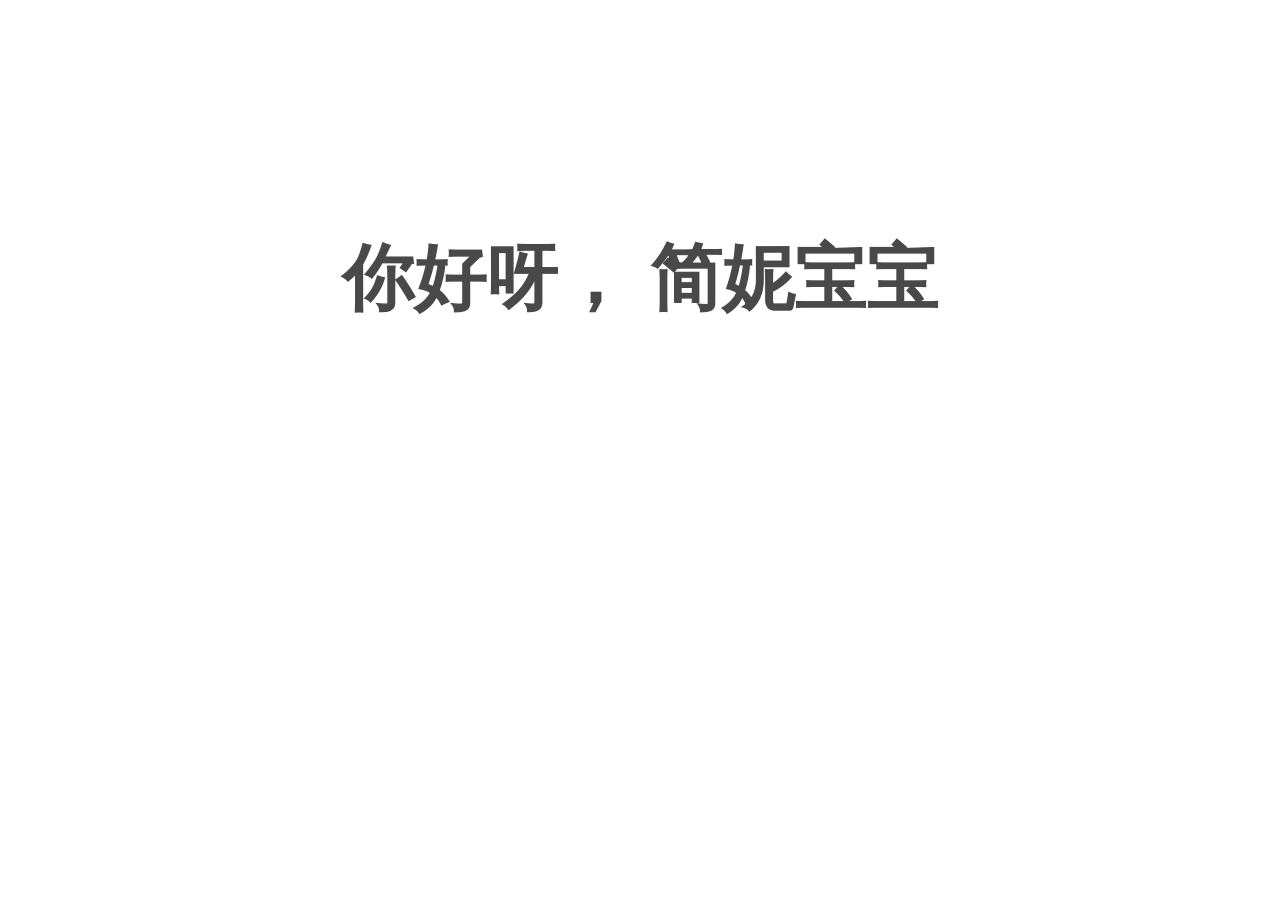
<file: HappyBirthday/index3.html>
<!DOCTYPE html>
<html lang="en">

<head>
    <meta charset="UTF-8" />
    <title>Happy Birthday To 简妮宝宝</title>
    <link rel="shortcut icon" type="image/png" href="img/favicon.png" />
    <link rel="stylesheet" href="style/index3.css" />
    <script src="script/index3.js"></script>
</head>

<body>
    <div class="container">
        <div class="one">
            <h1 class="one">
                <span data-node-name="greeting">Hey</span>
                <span data-node-name="name">简妮宝宝</span>
            </h1>
            <p class="two" data-node-name="greetingText">
                I really like your name btw!
            </p>
        </div>
        <div class="three">
            <p data-node-name="text1">It's your birthday!!! :D</p>
        </div>
        <div class="four">
            <div class="text-box">
                <p class="hbd-chatbox" data-node-name="textInChatBox">
                    Happy birthday to you!! Yeee! Many many happy blah...
                </p>
                <p class="fake-btn" data-node-name="sendButtonLabel">Send</p>
            </div>
        </div>
        <div class="five">
            <p class="idea-1" data-node-name="text2">
                That's what I was going to do.
            </p>
            <p class="idea-2" data-node-name="text3">But then I stopped.</p>
            <p class="idea-3">
                <span data-node-name="text4">I realised, I wanted to do something</span>
                <strong data-node-name="text4Adjective">special</strong>.
            </p>
            <p class="idea-4" data-node-name="text5Entry">Because,</p>
            <p class="idea-5">
                <span data-node-name="text5Content">You are Special</span>
                <span class="smiley" data-node-name="smiley">:)</span>
            </p>
            <p class="idea-6">
                <span data-node-name="bigTextPart1">S</span>
                <span data-node-name="bigTextPart2">O</span>
            </p>
        </div>
        <div class="six">
            <img src="img/selfphoto.png" class="lydia-dp" data-node-name="imagePath" style="border-radius: 50%" />
            <img src="img/hat.svg" alt="" class="hat" />
            <div class="wish">
                <h3 class="wish-hbd" data-node-name="wishHeading">Happy Birthday!</h3>
                <h5 data-node-name="wishText">
                    May the js.prototypes always be with you! ;
                </h5>
            </div>
        </div>
        <div class="seven">
            <div class="baloons">
                <img src="img/ballon2.svg" alt="" />
                <img src="img/ballon1.svg" alt="" />
                <img src="img/ballon3.svg" alt="" />
                <img src="img/ballon1.svg" alt="" />
                <img src="img/ballon2.svg" alt="" />
                <img src="img/ballon3.svg" alt="" />
                <img src="img/ballon2.svg" alt="" />
                <img src="img/ballon3.svg" alt="" />
                <img src="img/ballon1.svg" alt="" />
                <img src="img/ballon2.svg" alt="" />
                <img src="img/ballon3.svg" alt="" />
                <img src="img/ballon2.svg" alt="" />
                <img src="img/ballon1.svg" alt="" />
                <img src="img/ballon3.svg" alt="" />
                <img src="img/ballon2.svg" alt="" />
                <img src="img/ballon3.svg" alt="" />
                <img src="img/ballon1.svg" alt="" />
                <img src="img/ballon2.svg" alt="" />
                <img src="img/ballon1.svg" alt="" />
                <img src="img/ballon3.svg" alt="" />
                <img src="img/ballon3.svg" alt="" />
                <img src="img/ballon1.svg" alt="" />
                <img src="img/ballon2.svg" alt="" />
                <img src="img/ballon3.svg" alt="" />
                <img src="img/ballon2.svg" alt="" />
                <img src="img/ballon1.svg" alt="" />
                <img src="img/ballon3.svg" alt="" />
                <img src="img/ballon2.svg" alt="" />
                <img src="img/ballon3.svg" alt="" />
                <img src="img/ballon1.svg" alt="" />
                <img src="img/ballon2.svg" alt="" />
                <img src="img/ballon1.svg" alt="" />
                <img src="img/ballon3.svg" alt="" />
            </div>
        </div>
        <div class="eight">
            <svg viewBox="0 0 40 40" xmlns="http://www.w3.org/2000/svg">
                <circle cx="20" cy="20" r="20" />
            </svg>
            <svg viewBox="0 0 40 40" xmlns="http://www.w3.org/2000/svg">
                <circle cx="20" cy="20" r="20" />
            </svg>
            <svg viewBox="0 0 40 40" xmlns="http://www.w3.org/2000/svg">
                <circle cx="20" cy="20" r="20" />
            </svg>
            <svg viewBox="0 0 40 40" xmlns="http://www.w3.org/2000/svg">
                <circle cx="20" cy="20" r="20" />
            </svg>
            <svg viewBox="0 0 40 40" xmlns="http://www.w3.org/2000/svg">
                <circle cx="20" cy="20" r="20" />
            </svg>
            <svg viewBox="0 0 40 40" xmlns="http://www.w3.org/2000/svg">
                <circle cx="20" cy="20" r="20" />
            </svg>
            <svg viewBox="0 0 40 40" xmlns="http://www.w3.org/2000/svg">
                <circle cx="20" cy="20" r="20" />
            </svg>
            <svg viewBox="0 0 40 40" xmlns="http://www.w3.org/2000/svg">
                <circle cx="20" cy="20" r="20" />
            </svg>
            <svg viewBox="0 0 40 40" xmlns="http://www.w3.org/2000/svg">
                <circle cx="20" cy="20" r="20" />
            </svg>
        </div>
        <div class="nine">
            <p data-node-name="outroText">
                Okay, now come back and tell me if you liked it.
            </p>
            <p id="replay" data-node-name="replayText">
                Or click, if you want to watch it again.
            </p>
            <p class="last-smile" data-node-name="outroSmiley">:)</p>
        </div>
    </div>
</body>

<script src="script/TweenMax.min.js"></script>

</html>
</file>
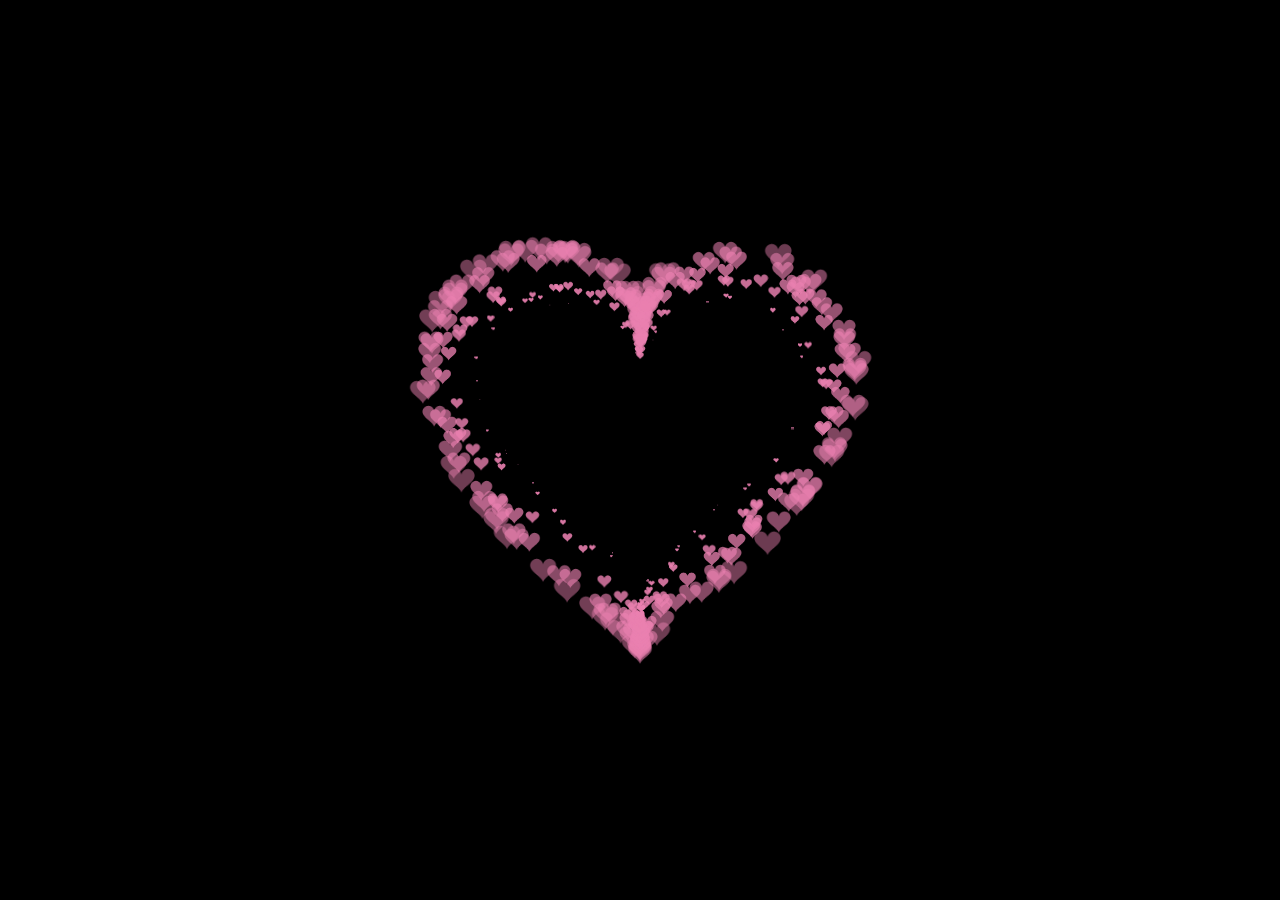
<file: hearts/float.html>
<html>
<head>
    <meta charset="utf-8">
    <title>爱我的小乖乖</title>
    <style>
        html,
        body {
            height: 100%;
            padding: 0;
            margin: 0;
            background: #000;
        }
        canvas {
            position: fixed;
            inset: 0;
            width: 100%;
            height: 100%;
            z-index: 2;
        }
        p{
            position: fixed;
            top: 50%;
            left: 50%;
            transform: translate(-50%,-50%);
            color: pink;
            animation: k 1.5s ease-in-out infinite;
        }
        @keyframes k{
            100%{
                font-size: 24px;
                opacity: 0;
            }
        }
    </style>
    <style>  
        html, body {  
            margin: 0;  
            width: 100%;  
            height: 100%;  
            display: flex;  
            align-items: center;  
            justify-content: center;  
        }  
        #main {
            position: fixed;
            inset: 0;
            width: 100%;
            height: 100%;
            z-index: 1;
        }
        #video1 {
            width: 100%;
            height: 100%;
            object-fit: cover; /* 保持宽高比并填充元素的整个内容框 */
            opacity: 0.65;
        }
        .hidden {
            display: none;
        }
        /* 手机竖屏：完整显示整段视频，避免裁掉爱心 */
        @media (max-aspect-ratio: 1/1) {
            #video1 {
                object-fit: contain;
                opacity: 0.9;
            }
        }
    </style>
</head>
<body>
    <p></p>
    <canvas id="pinkboard"></canvas>
    <div id="main">  
        <video id="video1" muted playsinline autoplay loop src="media/float-bg.mp4"></video>  
    </div>  
    <script type="text/javascript">  
        var bgVideo = document.getElementById("video1");
        if (bgVideo) { bgVideo.play().catch(function () {}); }
    </script> 
    <script>
        var settings = {
            particles: {
                length: 600,  // 爱心的大小
                duration: 2,  // 爱心扩散速度，越小速度越快
                velocity: 100,  // 爱心扩散速度，越小速度越慢
                effect: -0.75, // 爱心收缩效果，比如：1扩散，-2收缩
                size: 32, // 爱心数量
            },
        };
        (function () { var b = 0; var c = ["ms", "moz", "webkit", "o"]; for (var a = 0; a < c.length && !window.requestAnimationFrame; ++a) { window.requestAnimationFrame = window[c[a] + "RequestAnimationFrame"]; window.cancelAnimationFrame = window[c[a] + "CancelAnimationFrame"] || window[c[a] + "CancelRequestAnimationFrame"] } if (!window.requestAnimationFrame) { window.requestAnimationFrame = function (h, e) { var d = new Date().getTime(); var f = Math.max(0, 16 - (d - b)); var g = window.setTimeout(function () { h(d + f) }, f); b = d + f; return g } } if (!window.cancelAnimationFrame) { window.cancelAnimationFrame = function (d) { clearTimeout(d) } } }());

        var Point = (function () {
            function Point(x, y) {
                this.x = (typeof x !== 'undefined') ? x : 0;
                this.y = (typeof y !== 'undefined') ? y : 0;
            }
            Point.prototype.clone = function () {
                return new Point(this.x, this.y);
            };
            Point.prototype.length = function (length) {
                if (typeof length == 'undefined')
                    return Math.sqrt(this.x * this.x + this.y * this.y);
                this.normalize();
                this.x *= length;
                this.y *= length;
                return this;
            };
            Point.prototype.normalize = function () {
                var length = this.length();
                this.x /= length;
                this.y /= length;
                return this;
            };
            return Point;
        })();
        var Particle = (function () {
            function Particle() {
                this.position = new Point();
                this.velocity = new Point();
                this.acceleration = new Point();
                this.age = 0;
            }
            Particle.prototype.initialize = function (x, y, dx, dy) {
                this.position.x = x;
                this.position.y = y;
                this.velocity.x = dx;
                this.velocity.y = dy;
                this.acceleration.x = dx * settings.particles.effect;
                this.acceleration.y = dy * settings.particles.effect;
                this.age = 0;
            };
            Particle.prototype.update = function (deltaTime) {
                this.position.x += this.velocity.x * deltaTime;
                this.position.y += this.velocity.y * deltaTime;
                this.velocity.x += this.acceleration.x * deltaTime;
                this.velocity.y += this.acceleration.y * deltaTime;
                this.age += deltaTime;
            };
            Particle.prototype.draw = function (context, image) {
                function ease(t) {
                    return (--t) * t * t + 1;
                }
                var size = image.width * ease(this.age / settings.particles.duration);
                context.globalAlpha = 1 - this.age / settings.particles.duration;
                context.drawImage(image, this.position.x - size / 2, this.position.y - size / 2, size, size);
            };
            return Particle;
        })();
        var ParticlePool = (function () {
            var particles,
                firstActive = 0,
                firstFree = 0,
                duration = settings.particles.duration;
            function ParticlePool(length) {
                // create and populate particle pool
                particles = new Array(length);
                for (var i = 0; i < particles.length; i++)
                    particles[i] = new Particle();
            }
            ParticlePool.prototype.add = function (x, y, dx, dy) {
                particles[firstFree].initialize(x, y, dx, dy);
                // handle circular queue
                firstFree++;
                if (firstFree == particles.length) firstFree = 0;
                if (firstActive == firstFree) firstActive++;
                if (firstActive == particles.length) firstActive = 0;
            };
            ParticlePool.prototype.update = function (deltaTime) {
                var i;
                // update active particles
                if (firstActive < firstFree) {
                    for (i = firstActive; i < firstFree; i++)
                        particles[i].update(deltaTime);
                }
                if (firstFree < firstActive) {
                    for (i = firstActive; i < particles.length; i++)
                        particles[i].update(deltaTime);
                    for (i = 0; i < firstFree; i++)
                        particles[i].update(deltaTime);
                }
                // remove inactive particles
                while (particles[firstActive].age >= duration && firstActive != firstFree) {
                    firstActive++;
                    if (firstActive == particles.length) firstActive = 0;
                }
            };
            ParticlePool.prototype.draw = function (context, image) {
                // draw active particles
                if (firstActive < firstFree) {
                    for (i = firstActive; i < firstFree; i++)
                        particles[i].draw(context, image);
                }
                if (firstFree < firstActive) {
                    for (i = firstActive; i < particles.length; i++)
                        particles[i].draw(context, image);
                    for (i = 0; i < firstFree; i++)
                        particles[i].draw(context, image);
                }
            };
            return ParticlePool;
        })();
        (function (canvas) {
            var context = canvas.getContext('2d'),
                particles = new ParticlePool(settings.particles.length),
                particleRate = settings.particles.length / settings.particles.duration, // particles/sec
                time;
            // get point on heart with -PI <= t <= PI
            function pointOnHeart(t) {
                return new Point(
                    160 * Math.pow(Math.sin(t), 3),
                    130 * Math.cos(t) - 50 * Math.cos(2 * t) - 20 * Math.cos(3 * t) - 10 * Math.cos(4 * t) + 25
                );
            }
            // creating the particle image using a dummy canvas
            var image = (function () {
                var canvas = document.createElement('canvas'),
                    context = canvas.getContext('2d');
                canvas.width = settings.particles.size;
                canvas.height = settings.particles.size;
                // helper function to create the path
                function to(t) {
                    var point = pointOnHeart(t);
                    point.x = settings.particles.size / 2 + point.x * settings.particles.size / 350;
                    point.y = settings.particles.size / 2 - point.y * settings.particles.size / 350;
                    return point;
                }
                // create the path
                context.beginPath();
                var t = -Math.PI;
                var point = to(t);
                context.moveTo(point.x, point.y);
                while (t < Math.PI) {
                    t += 0.01; // baby steps!
                    point = to(t);
                    context.lineTo(point.x, point.y);
                }
                context.closePath();
                // create the fill
                context.fillStyle = '#ea80b0';
                context.fill();
                // create the image
                var image = new Image();
                image.src = canvas.toDataURL();
                return image;
            })();
            // render that thing!
            function render() {
                // next animation frame
                requestAnimationFrame(render);
                // update time
                var newTime = new Date().getTime() / 1000,
                    deltaTime = newTime - (time || newTime);
                time = newTime;
                // clear canvas
                context.clearRect(0, 0, canvas.width, canvas.height);
                // create new particles
                var amount = particleRate * deltaTime;
                for (var i = 0; i < amount; i++) {
                    var pos = pointOnHeart(Math.PI - 2 * Math.PI * Math.random());
                    var dir = pos.clone().length(settings.particles.velocity);
                    particles.add(canvas.width / 2 + pos.x, canvas.height / 2 - pos.y, dir.x, -dir.y);
                }
                // update and draw particles
                particles.update(deltaTime);
                particles.draw(context, image);
            }
            // handle (re-)sizing of the canvas
            function onResize() {
                canvas.width = canvas.clientWidth;
                canvas.height = canvas.clientHeight;
            }
            window.onresize = onResize;
            // delay rendering bootstrap
            setTimeout(function () {
                onResize();
                render();
            }, 10);
        })(document.getElementById('pinkboard'));
        </script>
        
</body>

     

</html>
</file>
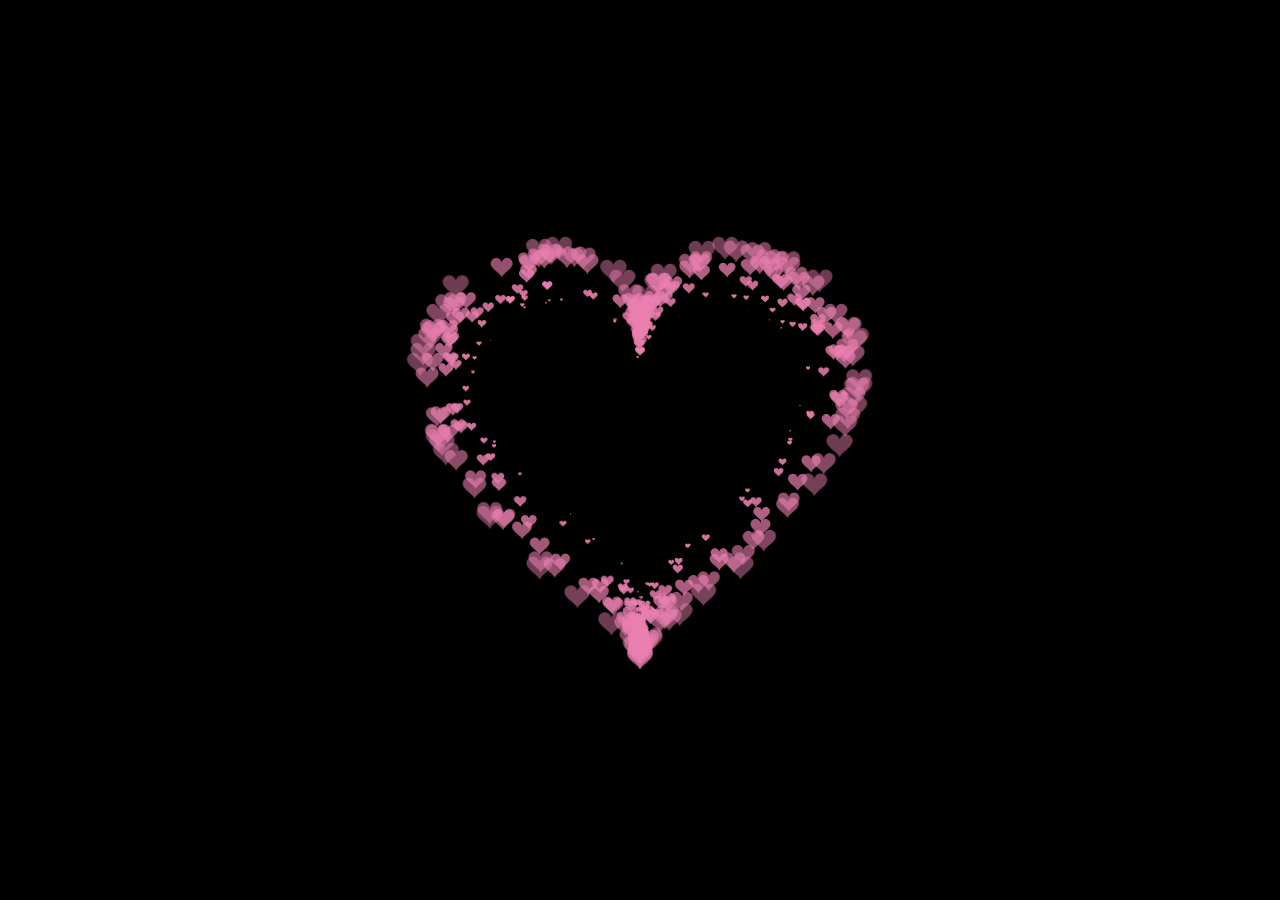
<file: hearts/rotate.html>
<html>
<head>
    <meta charset="utf-8">
    <title>loveHeart</title>
    <style>
        html,
        body {
            height: 100%;
            padding: 0;
            margin: 0;
            background: #000;
        }
        canvas {
            position: fixed;
            inset: 0;
            width: 100%;
            height: 100%;
            z-index: 2;
        }
        p{
            position: fixed;
            top: 50%;
            left: 50%;
            transform: translate(-50%,-50%);
            color: pink;
            animation: k 1.5s ease-in-out infinite;
        }
        @keyframes k{
            100%{
                font-size: 24px;
                opacity: 0;
            }
        }
    </style>
    <style>  
        html, body {  
            margin: 0;  
            width: 100%;  
            height: 100%;  
            display: flex;  
            align-items: center;  
            justify-content: center;  
        }  
        #main {
            position: fixed;
            inset: 0;
            width: 100%;
            height: 100%;
            z-index: 1;
        }
        #video1 {
            width: 100%;
            height: 100%;
            object-fit: cover; /* 保持宽高比并填充元素的整个内容框 */
            opacity: 0.65;
        }
        .hidden {  
            display: none;  
        }  
    </style>  
</head>
<body>
    <p></p>
    <canvas id="pinkboard"></canvas>
    <div id="main">  
        <video id="video1" muted playsinline autoplay loop src="media/rotate-bg.mp4"></video>
    </div>  
    <script type="text/javascript">
        var bgVideo = document.getElementById("video1");
        if (bgVideo) {
            bgVideo.play().catch(function () {});
        }
    </script>
    <script>
        var settings = {
            particles: {
                length: 600,  // 爱心的大小
                duration: 2,  // 爱心扩散速度，越小速度越快
                velocity: 100,  // 爱心扩散速度，越小速度越慢
                effect: -0.75, // 爱心收缩效果，比如：1扩散，-2收缩
                size: 32, // 爱心数量
            },
        };
        (function () { var b = 0; var c = ["ms", "moz", "webkit", "o"]; for (var a = 0; a < c.length && !window.requestAnimationFrame; ++a) { window.requestAnimationFrame = window[c[a] + "RequestAnimationFrame"]; window.cancelAnimationFrame = window[c[a] + "CancelAnimationFrame"] || window[c[a] + "CancelRequestAnimationFrame"] } if (!window.requestAnimationFrame) { window.requestAnimationFrame = function (h, e) { var d = new Date().getTime(); var f = Math.max(0, 16 - (d - b)); var g = window.setTimeout(function () { h(d + f) }, f); b = d + f; return g } } if (!window.cancelAnimationFrame) { window.cancelAnimationFrame = function (d) { clearTimeout(d) } } }());

        var Point = (function () {
            function Point(x, y) {
                this.x = (typeof x !== 'undefined') ? x : 0;
                this.y = (typeof y !== 'undefined') ? y : 0;
            }
            Point.prototype.clone = function () {
                return new Point(this.x, this.y);
            };
            Point.prototype.length = function (length) {
                if (typeof length == 'undefined')
                    return Math.sqrt(this.x * this.x + this.y * this.y);
                this.normalize();
                this.x *= length;
                this.y *= length;
                return this;
            };
            Point.prototype.normalize = function () {
                var length = this.length();
                this.x /= length;
                this.y /= length;
                return this;
            };
            return Point;
        })();
        var Particle = (function () {
            function Particle() {
                this.position = new Point();
                this.velocity = new Point();
                this.acceleration = new Point();
                this.age = 0;
            }
            Particle.prototype.initialize = function (x, y, dx, dy) {
                this.position.x = x;
                this.position.y = y;
                this.velocity.x = dx;
                this.velocity.y = dy;
                this.acceleration.x = dx * settings.particles.effect;
                this.acceleration.y = dy * settings.particles.effect;
                this.age = 0;
            };
            Particle.prototype.update = function (deltaTime) {
                this.position.x += this.velocity.x * deltaTime;
                this.position.y += this.velocity.y * deltaTime;
                this.velocity.x += this.acceleration.x * deltaTime;
                this.velocity.y += this.acceleration.y * deltaTime;
                this.age += deltaTime;
            };
            Particle.prototype.draw = function (context, image) {
                function ease(t) {
                    return (--t) * t * t + 1;
                }
                var size = image.width * ease(this.age / settings.particles.duration);
                context.globalAlpha = 1 - this.age / settings.particles.duration;
                context.drawImage(image, this.position.x - size / 2, this.position.y - size / 2, size, size);
            };
            return Particle;
        })();
        var ParticlePool = (function () {
            var particles,
                firstActive = 0,
                firstFree = 0,
                duration = settings.particles.duration;
            function ParticlePool(length) {
                // create and populate particle pool
                particles = new Array(length);
                for (var i = 0; i < particles.length; i++)
                    particles[i] = new Particle();
            }
            ParticlePool.prototype.add = function (x, y, dx, dy) {
                particles[firstFree].initialize(x, y, dx, dy);
                // handle circular queue
                firstFree++;
                if (firstFree == particles.length) firstFree = 0;
                if (firstActive == firstFree) firstActive++;
                if (firstActive == particles.length) firstActive = 0;
            };
            ParticlePool.prototype.update = function (deltaTime) {
                var i;
                // update active particles
                if (firstActive < firstFree) {
                    for (i = firstActive; i < firstFree; i++)
                        particles[i].update(deltaTime);
                }
                if (firstFree < firstActive) {
                    for (i = firstActive; i < particles.length; i++)
                        particles[i].update(deltaTime);
                    for (i = 0; i < firstFree; i++)
                        particles[i].update(deltaTime);
                }
                // remove inactive particles
                while (particles[firstActive].age >= duration && firstActive != firstFree) {
                    firstActive++;
                    if (firstActive == particles.length) firstActive = 0;
                }
            };
            ParticlePool.prototype.draw = function (context, image) {
                // draw active particles
                if (firstActive < firstFree) {
                    for (i = firstActive; i < firstFree; i++)
                        particles[i].draw(context, image);
                }
                if (firstFree < firstActive) {
                    for (i = firstActive; i < particles.length; i++)
                        particles[i].draw(context, image);
                    for (i = 0; i < firstFree; i++)
                        particles[i].draw(context, image);
                }
            };
            return ParticlePool;
        })();
        (function (canvas) {
            var context = canvas.getContext('2d'),
                particles = new ParticlePool(settings.particles.length),
                particleRate = settings.particles.length / settings.particles.duration, // particles/sec
                time;
            // get point on heart with -PI <= t <= PI
            function pointOnHeart(t) {
                return new Point(
                    160 * Math.pow(Math.sin(t), 3),
                    130 * Math.cos(t) - 50 * Math.cos(2 * t) - 20 * Math.cos(3 * t) - 10 * Math.cos(4 * t) + 25
                );
            }
            // creating the particle image using a dummy canvas
            var image = (function () {
                var canvas = document.createElement('canvas'),
                    context = canvas.getContext('2d');
                canvas.width = settings.particles.size;
                canvas.height = settings.particles.size;
                // helper function to create the path
                function to(t) {
                    var point = pointOnHeart(t);
                    point.x = settings.particles.size / 2 + point.x * settings.particles.size / 350;
                    point.y = settings.particles.size / 2 - point.y * settings.particles.size / 350;
                    return point;
                }
                // create the path
                context.beginPath();
                var t = -Math.PI;
                var point = to(t);
                context.moveTo(point.x, point.y);
                while (t < Math.PI) {
                    t += 0.01; // baby steps!
                    point = to(t);
                    context.lineTo(point.x, point.y);
                }
                context.closePath();
                // create the fill
                context.fillStyle = '#ea80b0';
                context.fill();
                // create the image
                var image = new Image();
                image.src = canvas.toDataURL();
                return image;
            })();
            // render that thing!
            function render() {
                // next animation frame
                requestAnimationFrame(render);
                // update time
                var newTime = new Date().getTime() / 1000,
                    deltaTime = newTime - (time || newTime);
                time = newTime;
                // clear canvas
                context.clearRect(0, 0, canvas.width, canvas.height);
                // create new particles
                var amount = particleRate * deltaTime;
                for (var i = 0; i < amount; i++) {
                    var pos = pointOnHeart(Math.PI - 2 * Math.PI * Math.random());
                    var dir = pos.clone().length(settings.particles.velocity);
                    particles.add(canvas.width / 2 + pos.x, canvas.height / 2 - pos.y, dir.x, -dir.y);
                }
                // update and draw particles
                particles.update(deltaTime);
                particles.draw(context, image);
            }
            // handle (re-)sizing of the canvas
            function onResize() {
                canvas.width = canvas.clientWidth;
                canvas.height = canvas.clientHeight;
            }
            window.onresize = onResize;
            // delay rendering bootstrap
            setTimeout(function () {
                onResize();
                render();
            }, 10);
        })(document.getElementById('pinkboard'));
        </script>

</body>
</html>
</file>
<file: HappyBirthday/style/index.css>
html,
body {
    width: 100%;
    height: 100%;
    margin: 0;
    padding: 0;

    -webkit-user-select: none;
    -moz-user-select: none;
    -ms-user-select: none;
    user-select: none;
}

/* 背景 */
.background {
    display: flex;
    justify-content: center;
    align-items: center;
    width: 100%;
    height: 100%;
    background-image: linear-gradient(to bottom left, #273f70, #181d4b);
}

.info {
    position: absolute;
    width: 1200px;
    height: 675px;
    border-radius: 8px;
    box-shadow: 0 8px 8px 8px rgba(0, 0, 0, 0.1), 0 6px 20px 0 rgba(0, 0, 0, 0.1);
}

.info img {
    width: 100%;
    height: 100%;
    margin: 0;
    border-radius: 8px;
}

.info .left-box {
    position: relative;
    float: left;
    width: 600px;
    height: 100%;
    top: calc(-100% - 4px);
    background-image: linear-gradient(
            to top right,
            rgba(200, 104, 107, 0.9),
            rgba(142, 145, 197, 0.5)
    );
    border-radius: 8px 0 0 8px;
}

.info .right-box {
    position: relative;
    float: left;
    width: 50%;
    height: 100%;
    top: calc(-100% - 4px);
    background-color: rgb(100, 100, 100);
    border-radius: 0 8px 8px 0;
    opacity: 0.4;
}

.info .time {
    position: relative;
    float: left;
    display: flex;
    justify-content: center;
    align-items: center;
    flex-direction: column;
    width: 100%;
    height: 100%;
    top: calc(-200% - 4px);
}

/* 顶部文字*/
.info .time .title {
    font-family: 'Microsoft YaHei';
    color: white;
    letter-spacing: 2px;
    font-size: 24px;
}

.info .time .time-box {
    display: flex;
    justify-content: space-around;
    align-items: center;
    width: 1000px;
    height: 300px;
    margin-bottom: 48px;
}

.info .time .time-box div {
    display: flex;
    align-items: center;
    justify-content: center;
    flex-direction: column;
    width: 20%;
    height: 80%;
}

/* 倒计时字体 */
.info .time .time-box div p {
    font-family: 'Microsoft YaHei';
    color: white;
    font-size: 100px;
    margin: 0;
}

.info .time .time-box div span {
    color: rgb(228, 228, 228);
    font-size: 32px;
    letter-spacing: 8px;
    opacity: 0.6;
}

/* 底部文字 */
.info .time .sub-title {
    color: white;
    font-size: 20px;
    letter-spacing: 1px;
    margin: 0;
}

/* 生日日期 */
.info .time .sub-title.tips {
    font-family: 'Cambria';
    margin-top: 60px;
}
</file>
<file: assets/dancing.css>
@font-face {
  font-family: 'Dancing Script';
  font-style: normal;
  font-weight: 400;
  font-display: swap;
  src: url('fonts/DancingScript-400.ttf') format('truetype');
}
@font-face {
  font-family: 'Dancing Script';
  font-style: normal;
  font-weight: 700;
  font-display: swap;
  src: url('fonts/DancingScript-700.ttf') format('truetype');
}
</file>
<file: HappyBirthday/style/index3.css>
html {
    box-sizing: border-box;
    -webkit-user-select: none;
    -moz-user-select: none;
    -ms-user-select: none;
    user-select: none;
}

body {
    margin: 0;
    font-family: 'Work Sans', sans-serif;
}

.container {
    height: 100vh;
    width: 100vh;
    margin: 0 auto;
    text-align: center;
    visibility: hidden;
    position: relative;
    overflow: hidden;
}

.container div.six {
    top: 10vh;
    z-index: 1;
}

.container div.seven,
.container div.eight {
    width: 100vw;
    height: 100vh;
    position: fixed;
    top: 0;
}

.container > div {
    position: absolute;
    left: 0;
    right: 0;
    top: 20vh;
}

.one {
    font-size: 4.5rem;
}

.one > img {
    vertical-align: middle;
    margin-bottom: 10px;
    max-width: 100%;
    height: auto;
}

.two {
    font-size: 1.8rem;
    font-weight: lighter;
}

.three {
    font-size: 3rem;
}

.four .text-box {
    width: 600px;
    margin: 0 auto;
    border: 3px solid #aaa;
    border-radius: 5px;
    padding: 10px;
    position: relative;
}

.text-box p {
    margin: 0;
    text-align: left;
}

.text-box span {
    visibility: hidden;
}

.text-box .fake-btn {
    position: absolute;
    right: 5px;
    bottom: 5px;
    color: #fff;
    background-color: #2ba245;
    padding: 5px 8px;
    border-radius: 3px;
}

.five p {
    font-size: 2rem;
    position: absolute;
    left: 0;
    right: 0;
}

.idea-3 strong {
    padding: 3px 5px;
    border-radius: 3px;
    display: inline-block;
}

.five .idea-5 {
    font-size: 4rem;
}

.idea-5 span,
.idea-6 span,
.wish-hbd span {
    display: inline-block;
}

.idea-6 span {
    font-size: 15rem;
}

.six {
    position: relative;
}

.six img {
    display: inline-block;
    max-width: 100%;
    height: auto;
}

.six .hat {
    position: absolute;
    width: 80px;
    top: -70px;
    left: 49%;
    transform: scale(1.1);
}

.baloons img {
    display: inline-block;
    position: absolute;
}

.baloons img:nth-child(even) {
    left: -10%;
}

.baloons img:nth-child(odd) {
    right: -10%;
}

.baloons img:nth-child(3n + 0) {
    left: 30%;
}

.eight svg {
    width: 25px;
    position: absolute;
    top: 0;
    left: 0;
    visibility: hidden;
    z-index: -1;
}

.eight svg:nth-child(1) {
    top: 7vh;
    left: 5vw;
    fill: #bd6ecf;
}

.eight svg:nth-child(2) {
    top: 23vh;
    left: 35vw;
    fill: #7dd175;
}

.eight svg:nth-child(3) {
    top: 33vh;
    left: 23vw;
    fill: #349d8b;
}

.eight svg:nth-child(4) {
    top: 43vh;
    left: 57vw;
    fill: #347a9d;
}

.eight svg:nth-child(5) {
    top: 68vh;
    left: 7vw;
    fill: #c66053;
}

.eight svg:nth-child(6) {
    top: 42vh;
    left: 77vw;
    fill: #bfaa40;
}

.eight svg:nth-child(7) {
    top: 68vh;
    left: 83vw;
    fill: #e3bae8;
}

.eight svg:nth-child(8) {
    top: 86vh;
    left: 37vw;
    fill: #8762cb;
}

.eight svg:nth-child(9) {
    top: 94vh;
    left: 87vw;
    fill: #9a90da;
}

.wish-hbd {
    font-size: 3em;
    margin: 0;
    text-transform: uppercase;
}

.wish h5 {
    font-weight: lighter;
    font-size: 2rem;
    margin: 10px 0 0;
}

.nine p {
    font-size: 2rem;
    font-weight: lighter;
}

#replay {
    position: relative;
    z-index: 3;
    /* text-decoration: underline; */
    cursor: pointer;
}

/* Media Queries */
@media screen and (max-height: 1000px) {
    .six .hat {
        left: 49%;
    }
}

@media screen and (max-height: 800px) {
    .six .hat {
        left: 46%;
    }
}

@media screen and (max-height: 700px) {
    .six .hat {
        left: 44%;
    }
}

@media screen and (max-height: 850px) and (max-width: 450px) {
    .six .hat {
        left: 42%;
    }
}

@media screen and (max-width: 500px) {
    .container {
        width: 90%;
    }

    .four .text-box {
        width: 90%;
    }

    .text-box .fake-btn {
        right: 5px;
        bottom: -38px;
    }

    .idea-5 span {
        display: block;
    }

    .idea-6 span {
        font-size: 10rem;
    }

    .six .hat {
        width: 50px;
        top: -20px;
    }

    .wish-hbd {
        font-size: 2.2em;
    }

    .wish h5 {
        font-size: 1.4rem;
    }

    .nine p {
        font-size: 1.5rem;
        font-weight: lighter;
    }
}

@keyframes rotate {
    from {
        transform: rotate(0deg);
    }
    to {
        transform: rotate(360deg);
    }
}

.startSign {
    /* 居中 */
    display: flex;
    justify-content: center;
    align-items: center;
    flex-direction: column;
    margin: 20vh 5vw;
}

.startSign .button {
    padding: 1rem 1.6rem;
    border: 1px solid #2ba245;
    border-radius: 5px;
}

.startSign .button:hover {
    background-color: #2ba245;
    color: #fff;
    padding: 1rem 1.6rem;
    cursor: pointer;
}

#replay {
    position: absolute;
    top: 50%;
    left: 50%;
    transform: translate(-50%, -50%);
    width: 200px;
    height: 60px;
    text-align: center;
    line-height: 60px;
    color: #fff;
    font-size: 24px;
    text-transform: uppercase; /* 强制大写 */
    text-decoration: none;
    font-family: sans-serif;
    box-sizing: border-box;
    background: linear-gradient(90deg, #03a9f4, #f441a5, #ffeb3b, #03a9f4);
    background-size: 400%;
    border-radius: 30px;
    z-index: 1;
    margin-top: 120px;
}

#replay:hover {
    animation: animate 8s linear infinite;
}

@keyframes animate {
    0% {
        background-position: 0%;
    }
    100% {
        background-position: 400%;
    }
}

#replay:before {
    content: '';
    position: absolute;
    top: -5px;
    left: -5px;
    right: -5px;
    bottom: -5px;
    z-index: -1;
    background: linear-gradient(90deg, #03a9f4, #f441a5, #ffeb3b, #03a9f4);
    background-size: 400%;
    border-radius: 40px;
    opacity: 0;
    transition: 0.5s;
}

#replay:hover:before {
    filter: blur(20px); /*模糊效果*/
    opacity: 1;
    animation: animate 8s linear infinite;
}
</file>
